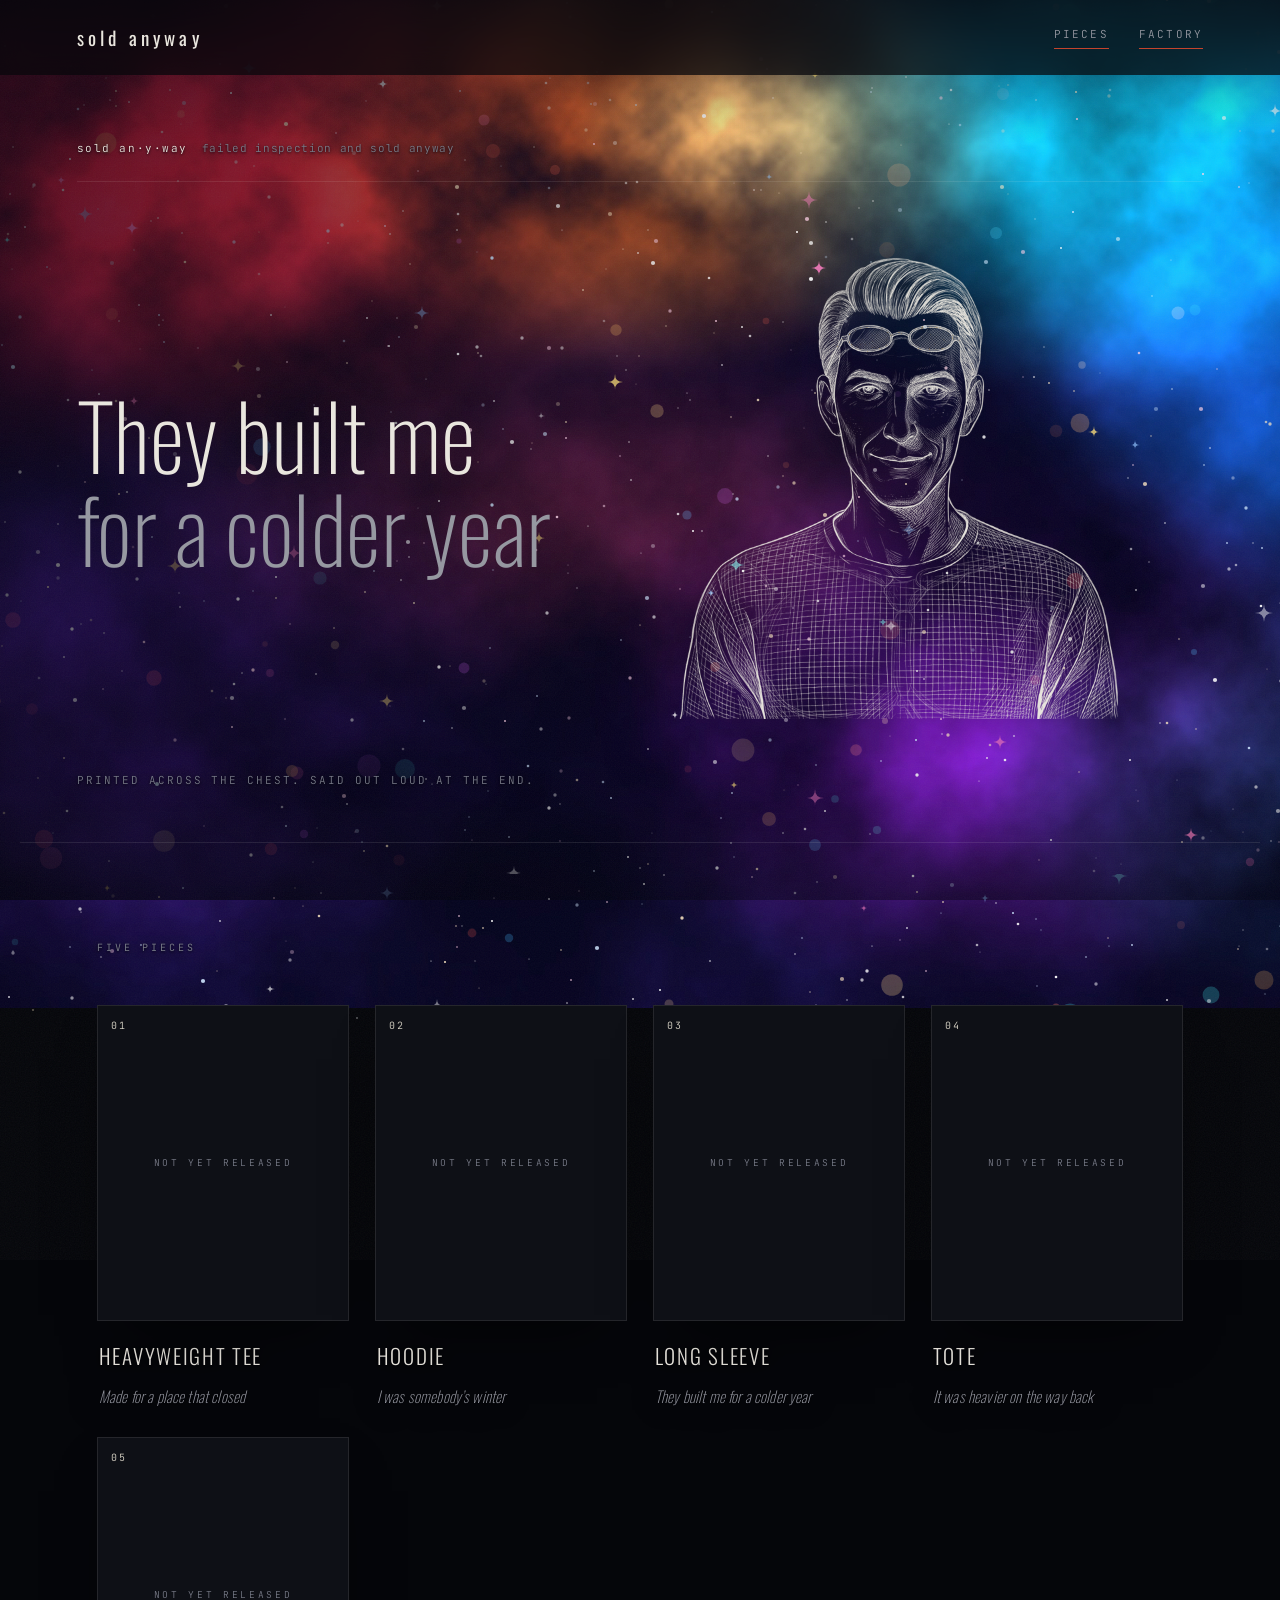
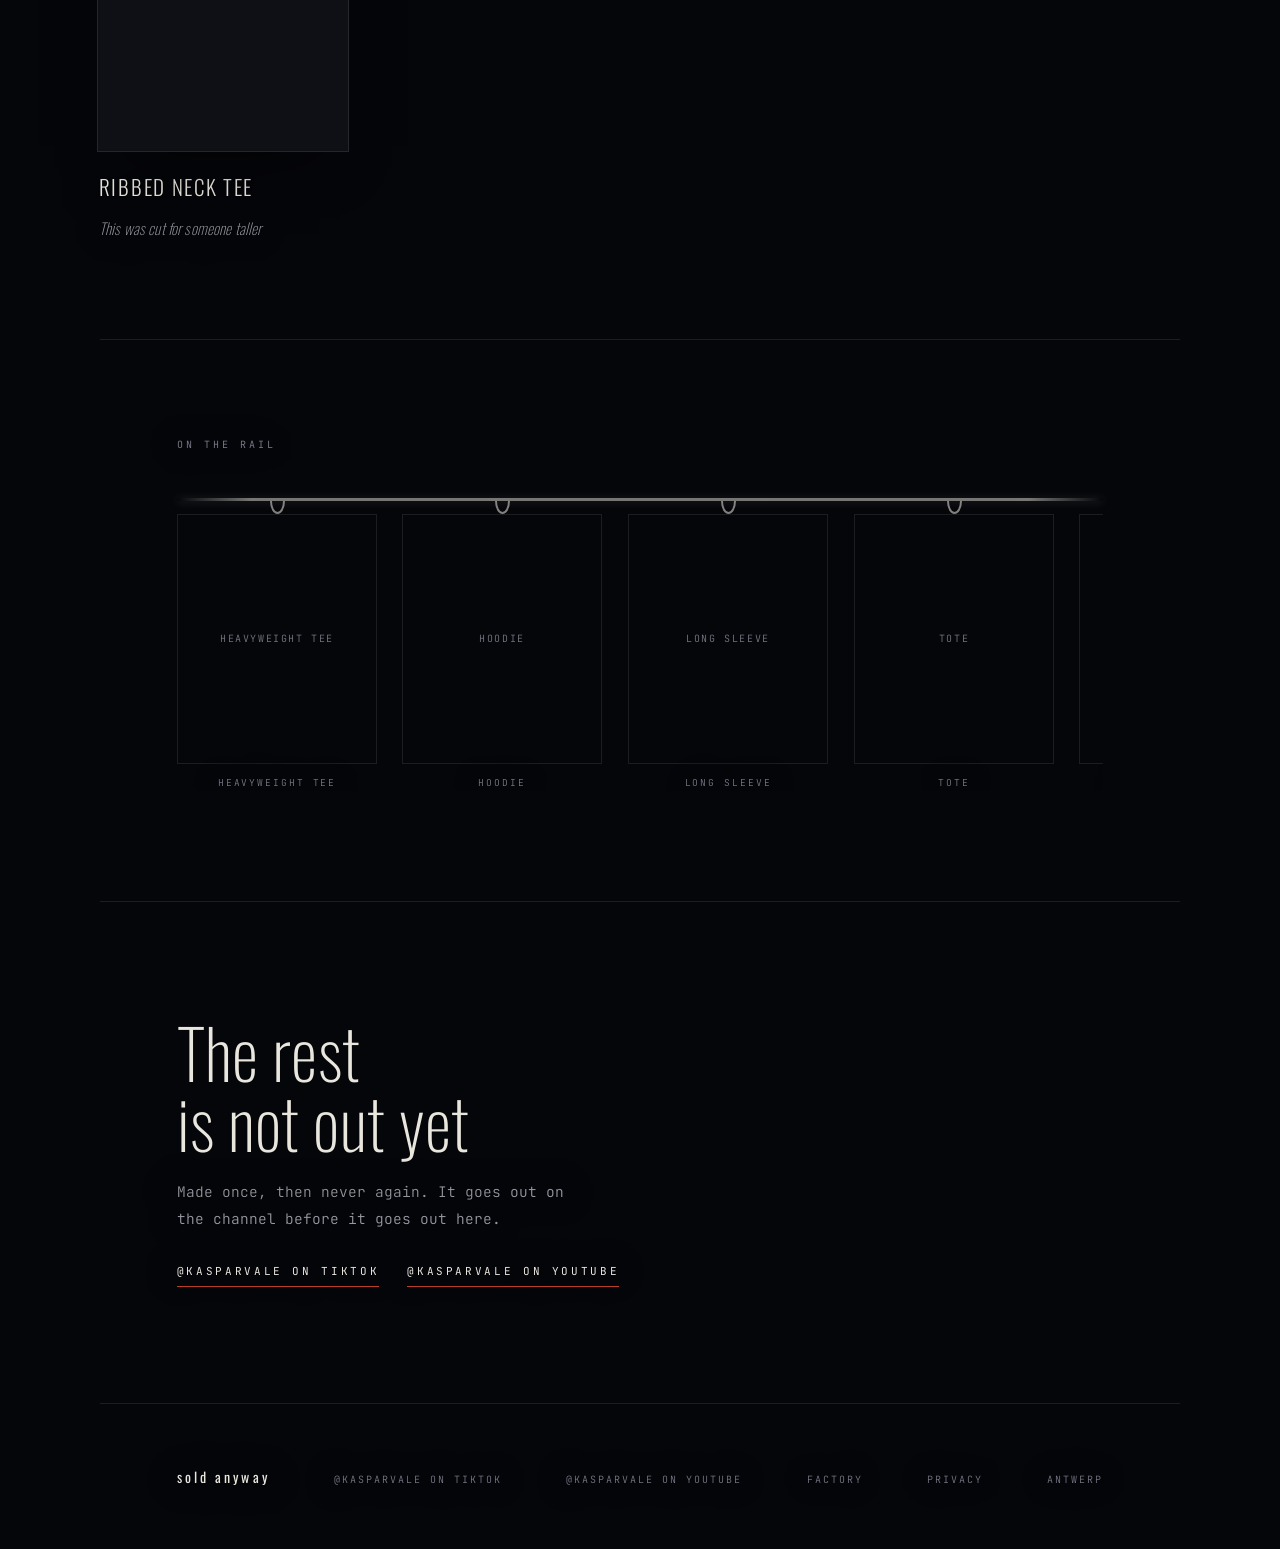
<file: index.html>
<!DOCTYPE html>
<html lang="en">
<head>
<meta charset="UTF-8">
<meta name="viewport" content="width=device-width, initial-scale=1.0">
<title>sold anyway</title>
<meta name="description" content="They built me for a colder year. Six pieces.">
<link rel="icon" href="assets/favicon-32.png" sizes="32x32" type="image/png">
<link rel="icon" href="assets/favicon-16.png" sizes="16x16" type="image/png">
<link rel="icon" href="assets/favicon-512.png" sizes="512x512" type="image/png">
<link rel="apple-touch-icon" href="assets/apple-touch-icon.png">
<meta property="og:title" content="sold anyway">
<meta property="og:description" content="They built me for a colder year. Six pieces.">
<meta property="og:type" content="website">
<meta property="og:image" content="https://nicolasshamim.github.io/BlueTalk/og.png">
<meta name="twitter:card" content="summary_large_image">
<link rel="preconnect" href="https://fonts.googleapis.com">
<link rel="preconnect" href="https://fonts.gstatic.com" crossorigin>
<link href="https://fonts.googleapis.com/css2?family=Oswald:wght@200;300;400&family=JetBrains+Mono:wght@300;400&display=swap" rel="stylesheet">
<link rel="stylesheet" href="styles.css">
</head>
<body>

<div class="sky" aria-hidden="true"></div>
<div class="stars" aria-hidden="true"></div>
<div class="bokeh" aria-hidden="true"></div>
<div class="sparkle" aria-hidden="true"></div>
<div class="scrim" aria-hidden="true"></div>
<div class="haze" aria-hidden="true"></div>

<nav id="nav">
  <a href="#top" class="wordmark">sold anyway</a>
  <div class="nav-right">
    <a href="#pieces" class="nav-link">Pieces</a>
    <a href="factory.html" class="nav-link">Factory</a>
    <button type="button" class="cart-btn" id="cartBtn" aria-haspopup="dialog" hidden>
      Cart <span class="cart-n" id="cartN">0</span>
    </button>
  </div>
</nav>

<header id="top" class="hero">
  <p class="define">
    <span>sold an&middot;y&middot;way</span>
    <em>failed inspection and sold anyway</em>
  </p>

  <div class="hero-row">
    <h1 class="line">
      <span>They built me</span>
      <span>for a colder year</span>
    </h1>

    <div class="kaspar" aria-hidden="true">
      <img src="assets/kaspar-serious.png" alt="" class="kaspar-serious">
      <img src="assets/kaspar-grin.png" alt="" class="kaspar-grin">
    </div>
  </div>

  <p class="hero-foot">Printed across the chest. Said out loud at the end.</p>
</header>

<main>

<section class="pieces" id="pieces">
  <h2 class="label" id="pieceCount">Five pieces</h2>
  <ul class="list" id="piecesList"></ul>
</section>

<section class="rack" id="rack">
  <h2 class="label">On the rail</h2>
  <div class="rail" aria-hidden="true"></div>
  <ul class="hangers" id="rackList"></ul>
</section>

<section class="join" id="more">
  <h2 class="line line-sm">The rest<br>is not out yet</h2>
  <p class="join-copy">Made once, then never again. It goes out on the channel before it goes out here.</p>
  <div class="join-links">
    <a class="join-link" href="https://www.tiktok.com/@kasparvale"
       target="_blank" rel="noopener">@kasparvale on TikTok</a>
    <a class="join-link" href="https://www.youtube.com/@kasparvale"
       target="_blank" rel="noopener">@kasparvale on YouTube</a>
  </div>
</section>

</main>

<footer>
  <span class="wordmark wordmark-sm">sold anyway</span>
  <a href="https://www.tiktok.com/@kasparvale" class="dim"
     target="_blank" rel="noopener">@kasparvale on TikTok</a>
  <a href="https://www.youtube.com/@kasparvale" class="dim"
     target="_blank" rel="noopener">@kasparvale on YouTube</a>
  <a href="factory.html" class="dim">Factory</a>
  <a href="privacy.html" class="dim">Privacy</a>
  <span class="dim">Antwerp</span>
</footer>

<!-- VIEWER -->
<div class="viewer" id="viewer" hidden aria-hidden="true">
  <button type="button" class="viewer-close" id="viewerClose" aria-label="Close">&times;</button>

  <div class="viewer-stage">
    <div class="viewer-clip" id="viewerClip">
      <div class="viewer-lens" id="viewerLens">
        <img id="viewerFront" alt="">
        <img id="viewerBack" alt="">
      </div>
    </div>
  </div>

  <div class="viewer-bar">
    <div class="faces" role="group" aria-label="Which side">
      <button type="button" class="face" data-face="front" aria-pressed="true">Front</button>
      <button type="button" class="face" data-face="back" aria-pressed="false">Back</button>
    </div>
    <div class="viewer-colours" id="viewerColours" role="group" aria-label="Colour"></div>
    <button type="button" class="zoom" id="viewerZoom" aria-pressed="false">Zoom in</button>
    <button type="button" class="holo" id="viewerHolo" aria-pressed="false">Hologram</button>
  </div>

  <div class="viewer-cap"><span id="viewerName"></span><em id="viewerLine"></em></div>
</div>

<!-- CART -->
<div class="drawer-scrim" id="drawerScrim" hidden></div>
<aside class="drawer" id="drawer" role="dialog" aria-modal="true" aria-labelledby="drawerTitle" hidden>
  <div class="drawer-head">
    <h2 id="drawerTitle" class="label">Cart</h2>
    <button type="button" class="drawer-close" id="drawerClose" aria-label="Close cart">&times;</button>
  </div>

  <div class="drawer-body" id="drawerBody"></div>

  <div class="drawer-foot">
    <div class="drawer-total">
      <span>Total</span>
      <span id="cartTotal">&mdash;</span>
    </div>
    <p class="drawer-note">Shipping and tax are calculated at checkout.</p>
    <button type="button" class="checkout" id="checkoutBtn">Checkout</button>
    <p class="drawer-msg" id="drawerMsg" role="status" aria-live="polite"></p>
  </div>
</aside>

<script src="config.js"></script>
<script src="shop.js"></script>
<script src="script.js"></script>
</body>
</html>
</file>
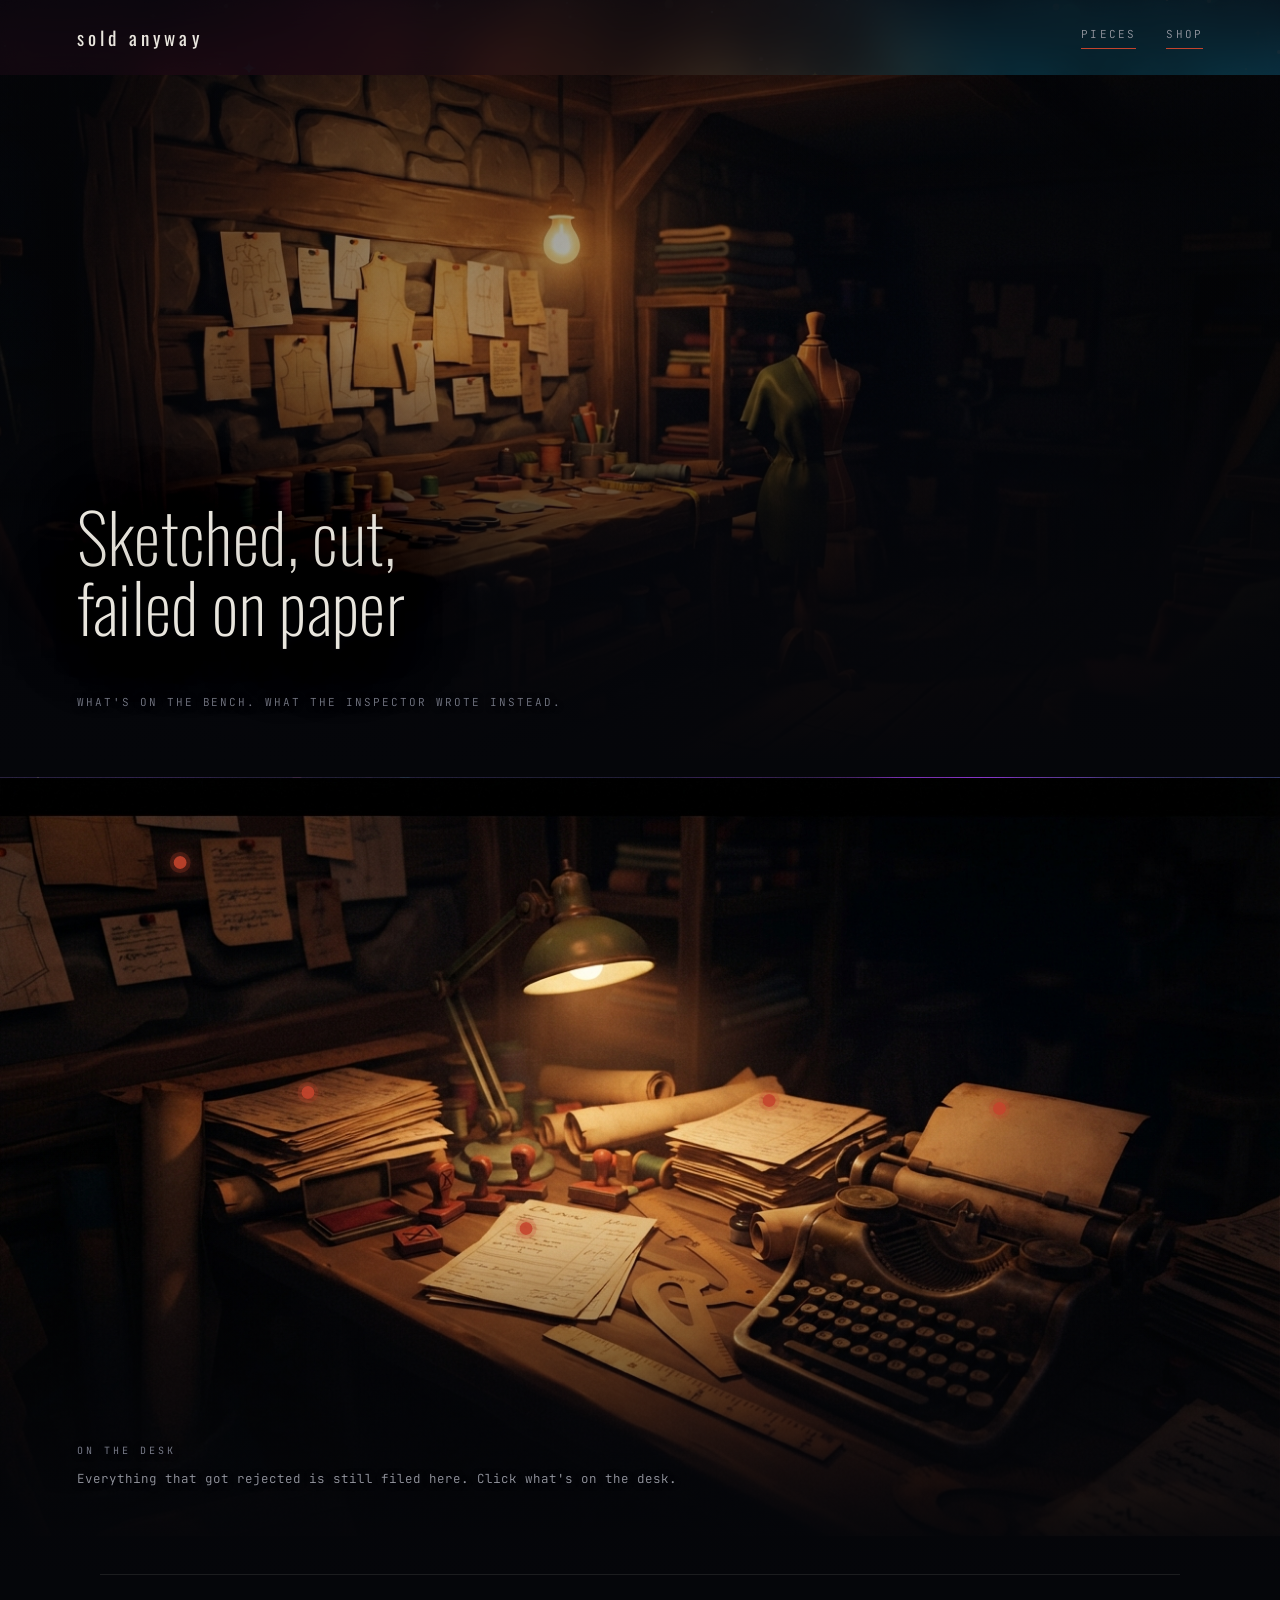
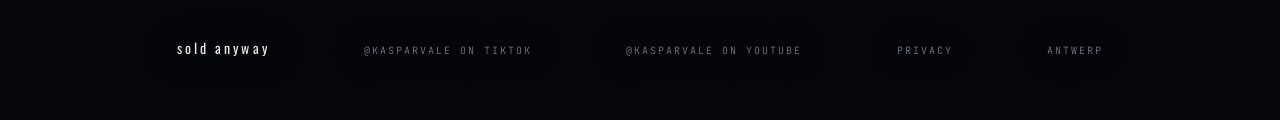
<file: factory.html>
<!DOCTYPE html>
<html lang="en">
<head>
<meta charset="UTF-8">
<meta name="viewport" content="width=device-width, initial-scale=1.0">
<title>sold anyway — the factory</title>
<meta name="description" content="Walk the workshop. Click what's on the desk to read the case file.">
<link rel="icon" href="assets/favicon-32.png" sizes="32x32" type="image/png">
<link rel="icon" href="assets/favicon-16.png" sizes="16x16" type="image/png">
<link rel="icon" href="assets/favicon-512.png" sizes="512x512" type="image/png">
<link rel="apple-touch-icon" href="assets/apple-touch-icon.png">
<meta property="og:title" content="sold anyway — the factory">
<meta property="og:description" content="Walk the workshop. Click what's on the desk to read the case file.">
<meta property="og:type" content="website">
<link rel="preconnect" href="https://fonts.googleapis.com">
<link rel="preconnect" href="https://fonts.gstatic.com" crossorigin>
<link href="https://fonts.googleapis.com/css2?family=Oswald:wght@200;300;400&family=JetBrains+Mono:wght@300;400&display=swap" rel="stylesheet">
<link rel="stylesheet" href="styles.css">
</head>
<body>

<div class="sky" aria-hidden="true"></div>
<div class="stars" aria-hidden="true"></div>
<div class="bokeh" aria-hidden="true"></div>
<div class="sparkle" aria-hidden="true"></div>
<div class="scrim" aria-hidden="true"></div>
<div class="haze" aria-hidden="true"></div>

<nav id="nav">
  <a href="index.html" class="wordmark">sold anyway</a>
  <div class="nav-right">
    <a href="index.html#pieces" class="nav-link">Pieces</a>
    <a href="index.html" class="nav-link">Shop</a>
  </div>
</nav>

<header id="top" class="factory-hero">
  <div class="factory-hero-bg" aria-hidden="true"></div>
  <div class="factory-hero-scrim" aria-hidden="true"></div>
  <div class="factory-hero-copy">
    <h1 class="line line-sm">Sketched, cut,<br>failed on paper</h1>
    <p class="hero-foot">What's on the bench. What the inspector wrote instead.</p>
  </div>
</header>

<main>

<section class="factory-scene">
  <div class="scene-frame" id="sceneFrame">
    <img src="factory/backdrop-forms-desk.png" alt="A desk covered in stamped inspection forms, a typewriter and rolled patterns" class="scene-img" id="sceneImg">
    <div class="scene-scrim" aria-hidden="true"></div>

    <div class="scene-copy">
      <p class="label">On the desk</p>
      <p class="scene-hint">Everything that got rejected is still filed here. Click what's on the desk.</p>
    </div>

    <button type="button" class="hotspot" data-nx="0.15" data-ny="0.14" data-case="long-sleeve" aria-haspopup="dialog">
      <span class="hotspot-dot"></span><span class="hotspot-label">Long Sleeve</span>
    </button>
    <button type="button" class="hotspot" data-nx="0.25" data-ny="0.43" data-case="hoodie" aria-haspopup="dialog">
      <span class="hotspot-dot"></span><span class="hotspot-label">Hoodie</span>
    </button>
    <button type="button" class="hotspot" data-nx="0.61" data-ny="0.44" data-case="heavyweight-tee" aria-haspopup="dialog">
      <span class="hotspot-dot"></span><span class="hotspot-label">Heavyweight Tee</span>
    </button>
    <button type="button" class="hotspot" data-nx="0.42" data-ny="0.60" data-case="ribbed-neck-tee" aria-haspopup="dialog">
      <span class="hotspot-dot"></span><span class="hotspot-label">Ribbed Neck Tee</span>
    </button>
    <button type="button" class="hotspot" data-nx="0.79" data-ny="0.45" data-case="tote" aria-haspopup="dialog">
      <span class="hotspot-dot"></span><span class="hotspot-label">Tote</span>
    </button>
  </div>
</section>

</main>

<div class="case-modal" id="caseModal" hidden aria-hidden="true">
  <div class="case-modal-scrim" id="caseModalScrim"></div>
  <div class="case-modal-panel" role="dialog" aria-modal="true" aria-labelledby="caseModalTitle">
    <button type="button" class="case-modal-close" id="caseModalClose" aria-label="Close">&times;</button>
    <img class="case-modal-sketch" id="caseModalSketch" alt="">
    <div class="case-modal-body">
      <div class="case-head">
        <h3 class="case-piece" id="caseModalTitle"></h3>
        <span class="case-lot" id="caseModalLot"></span>
      </div>
      <p class="case-specialist" id="caseModalSpecialist"></p>
      <p class="case-verdict"><span class="case-stamp">Failed inspection</span><span id="caseModalReason"></span></p>
      <p class="case-quote" id="caseModalQuote"></p>
      <a class="case-watch" id="caseModalWatch" target="_blank" rel="noopener" hidden>Watch the case &rarr;</a>
      <span class="case-pending" id="caseModalPending" hidden>Case pending</span>
    </div>
  </div>
</div>

<footer>
  <span class="wordmark wordmark-sm">sold anyway</span>
  <a href="https://www.tiktok.com/@kasparvale" class="dim"
     target="_blank" rel="noopener">@kasparvale on TikTok</a>
  <a href="https://www.youtube.com/@kasparvale" class="dim"
     target="_blank" rel="noopener">@kasparvale on YouTube</a>
  <a href="privacy.html" class="dim">Privacy</a>
  <span class="dim">Antwerp</span>
</footer>

<script>
const nav = document.getElementById('nav');
const onScroll = () => nav.classList.toggle('stuck', window.scrollY > 8);
onScroll();
window.addEventListener('scroll', onScroll, { passive: true });

const CASES = {
  'long-sleeve': {
    piece: 'Long Sleeve', lot: 'LOT 03 · BATCH 0041',
    sketch: 'factory/sketch-long-sleeve.png',
    specialist: '<strong>Wilfred</strong> — shirts. Forty years, and he’s never once used a machine to tie a buttonhole.',
    reason: 'Buttonhole tolerance exceeds Directive 94/EC-7, Annex C. Hand-tied closures cannot be logged as consistent.',
    quote: 'A man’s whole life’s work doesn’t stop being correct just because a form disagrees with it.',
    watch: 'https://www.tiktok.com/@kasparvale'
  },
  'hoodie': {
    piece: 'Hoodie', lot: 'LOT 07 · BATCH 0044',
    sketch: 'factory/sketch-hoodie.png',
    specialist: '<strong>Bertram</strong> — wool fuller. Forty years, and he’s never once used a machine to do it.',
    reason: 'Fabric-safety form has no field for untreated wool. A chemical that was never used cannot be certified absent.',
    quote: 'A fabric doesn’t need a chemical to prove it’s safe. It needed one four hundred years before the form did.',
    watch: 'https://www.tiktok.com/@kasparvale'
  },
  'heavyweight-tee': {
    piece: 'Heavyweight Tee', lot: 'LOT 12 · BATCH 0040',
    sketch: 'factory/sketch-heavyweight-tee.png',
    specialist: '<strong>Corwin</strong> — loom-minder. Thirty-one years on the same shuttle loom, the one the mill never replaced.',
    reason: 'Fabric weight was logged by hand before the mill’s line shut down. No digital lot record, so origin can’t be certified.',
    quote: 'The loom didn’t stop being right the day the mill stopped being open.',
    watch: null
  },
  'ribbed-neck-tee': {
    piece: 'Ribbed Neck Tee', lot: 'LOT 09 · BATCH 0038',
    sketch: 'factory/sketch-ribbed-neck-tee.png',
    specialist: '<strong>Osric</strong> — pattern cutter. Cuts every piece by hand, to how the body actually sits, not how the chart says it should.',
    reason: 'Garment dimensions deviate from the printed size chart by a hand-cutter’s tolerance. Non-conforming, regardless of fit.',
    quote: 'The chart describes an average body. Osric was cutting for yours.',
    watch: null
  },
  'tote': {
    piece: 'Tote', lot: 'LOT 05 · BATCH 0037',
    sketch: 'factory/sketch-tote.png',
    specialist: '<strong>Hollis</strong> — canvas waxer. Twenty-six years hand-rubbing the same beeswax blend into raw canvas.',
    reason: 'Waterproofing agent isn’t listed in the approved solvent registry. Beeswax and tallow are not on file.',
    quote: 'The registry has a box for chemicals. It has never had one for bees.',
    watch: null
  }
};

const modal = document.getElementById('caseModal');
let lastFocus = null;

function openCase(id){
  const c = CASES[id];
  if (!c) return;
  lastFocus = document.activeElement;

  document.getElementById('caseModalSketch').src = c.sketch;
  document.getElementById('caseModalSketch').alt = 'Pattern sketch of the ' + c.piece;
  document.getElementById('caseModalTitle').textContent = c.piece;
  document.getElementById('caseModalLot').textContent = c.lot;
  document.getElementById('caseModalSpecialist').innerHTML = c.specialist;
  document.getElementById('caseModalReason').textContent = c.reason;
  document.getElementById('caseModalQuote').textContent = c.quote;

  const watch = document.getElementById('caseModalWatch');
  const pending = document.getElementById('caseModalPending');
  if (c.watch) { watch.href = c.watch; watch.hidden = false; pending.hidden = true; }
  else { watch.hidden = true; pending.hidden = false; }

  modal.hidden = false;
  modal.setAttribute('aria-hidden', 'false');
  document.body.style.overflow = 'hidden';
  requestAnimationFrame(() => modal.classList.add('open'));
  document.getElementById('caseModalClose').focus();
}

function closeCase(){
  if (modal.hidden) return;
  modal.classList.remove('open');
  document.body.style.overflow = '';
  setTimeout(() => { modal.hidden = true; modal.setAttribute('aria-hidden', 'true'); }, 300);
  if (lastFocus) lastFocus.focus();
}

document.querySelectorAll('.hotspot').forEach(btn => {
  btn.addEventListener('click', () => openCase(btn.dataset.case));
});
document.getElementById('caseModalClose').addEventListener('click', closeCase);
document.getElementById('caseModalScrim').addEventListener('click', closeCase);
document.addEventListener('keydown', e => {
  if (e.key === 'Escape' && !modal.hidden) closeCase();
});

/* Full-bleed and immersive, but a portrait phone is nothing like this
   landscape photo's own shape — filling the whole viewport height
   there would crop most of the width away and carry two or three
   hotspots off-frame with it. So the frame's height is set from its
   width (never crops sideways, only ever top/bottom), capped at the
   viewport height on wide/short windows. Each hotspot stores where it
   sits on the *image itself* (0-1 of the native 1312x816) and this
   works out the matching pixel inside that render, then clamps it a
   little short of the edge as a last-resort guarantee it never ends
   up outside the visible, clickable frame. */
const NATIVE_W = 1312, NATIVE_H = 816;
const HOTSPOT_PAD = 28;
const sceneFrame = document.getElementById('sceneFrame');
const hotspots = [...document.querySelectorAll('.hotspot')];

function layoutScene(){
  const w = sceneFrame.clientWidth;
  if (!w) return;
  sceneFrame.style.height = Math.min(w * (NATIVE_H / NATIVE_W), window.innerHeight) + 'px';

  const cw = sceneFrame.clientWidth, ch = sceneFrame.clientHeight;
  const scale = Math.max(cw / NATIVE_W, ch / NATIVE_H);
  const rw = NATIVE_W * scale, rh = NATIVE_H * scale;
  const ox = (cw - rw) / 2, oy = (ch - rh) / 2;

  hotspots.forEach(btn => {
    const x = ox + parseFloat(btn.dataset.nx) * rw;
    const y = oy + parseFloat(btn.dataset.ny) * rh;
    btn.style.left = Math.min(Math.max(x, HOTSPOT_PAD), cw - HOTSPOT_PAD) + 'px';
    btn.style.top  = Math.min(Math.max(y, HOTSPOT_PAD), ch - HOTSPOT_PAD) + 'px';
  });
}
layoutScene();
new ResizeObserver(layoutScene).observe(sceneFrame);
window.addEventListener('resize', layoutScene);
document.getElementById('sceneImg').addEventListener('load', layoutScene);
</script>
</body>
</html>
</file>
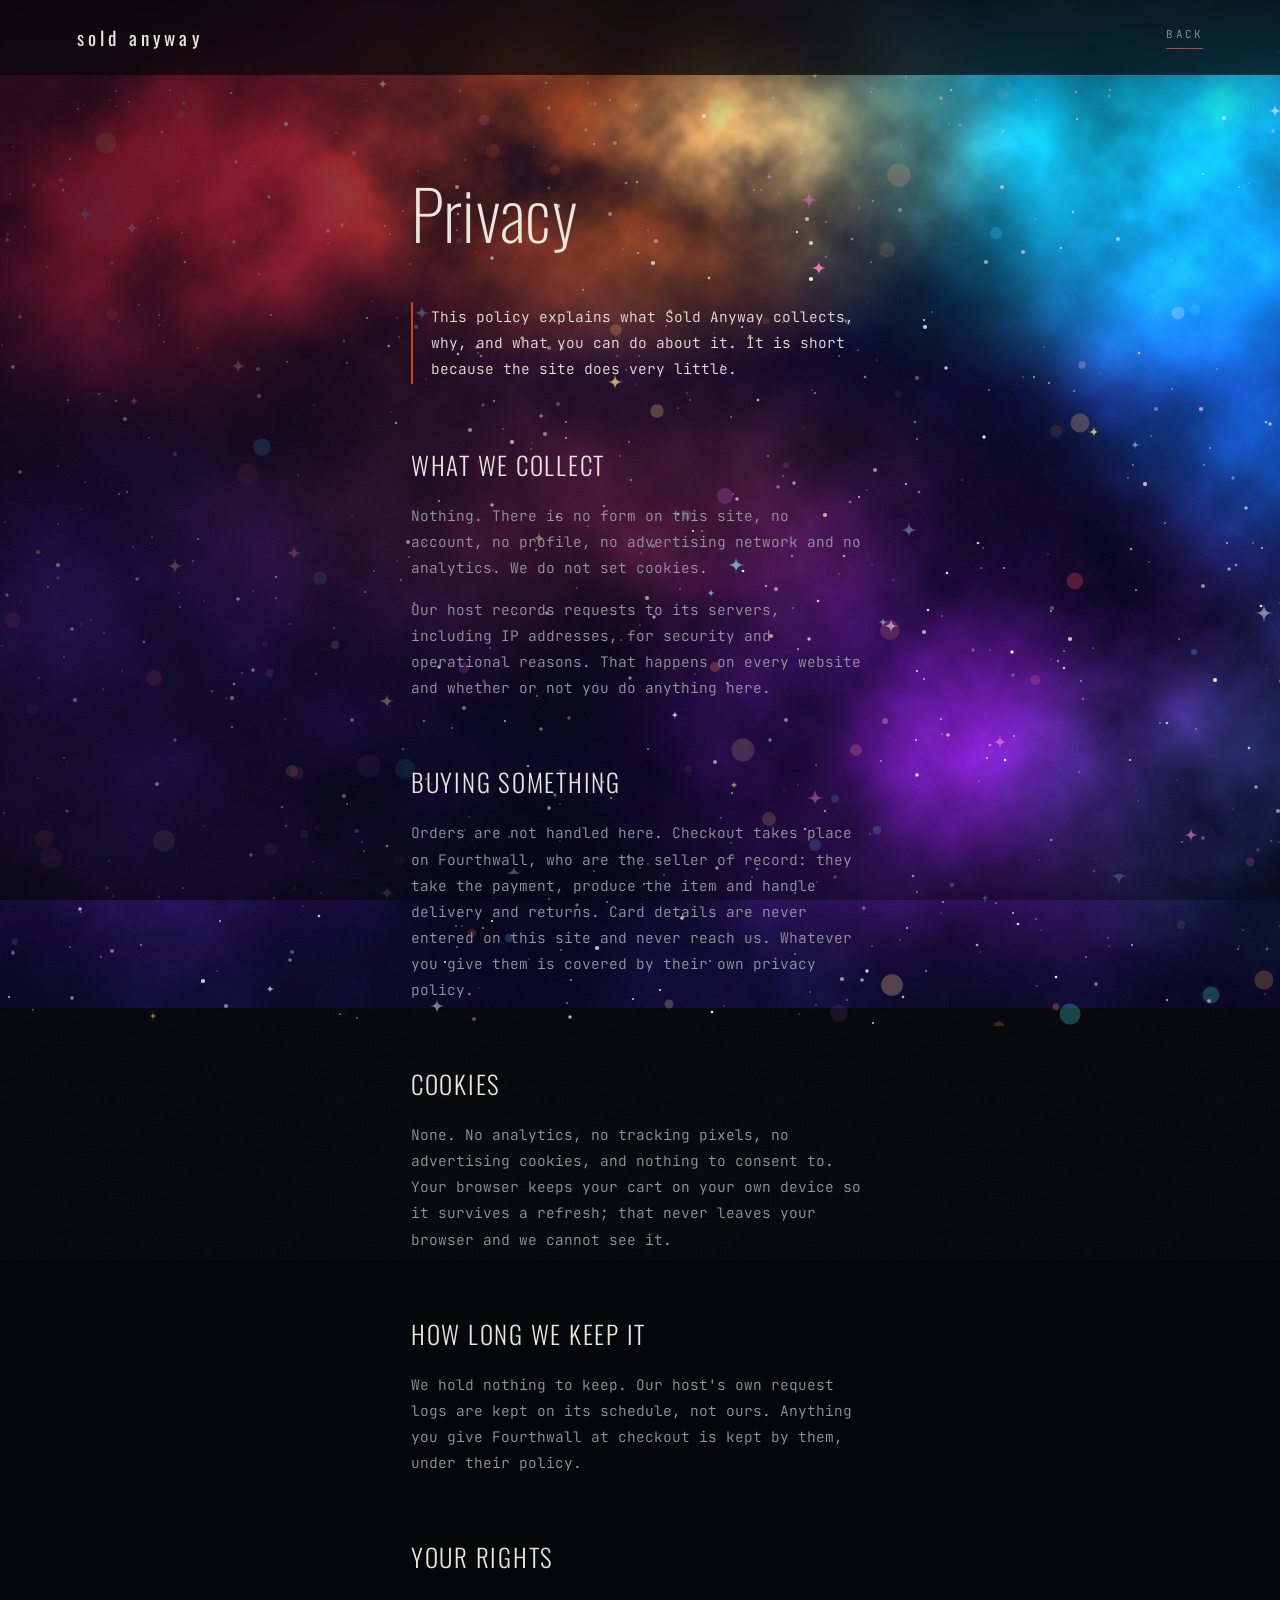
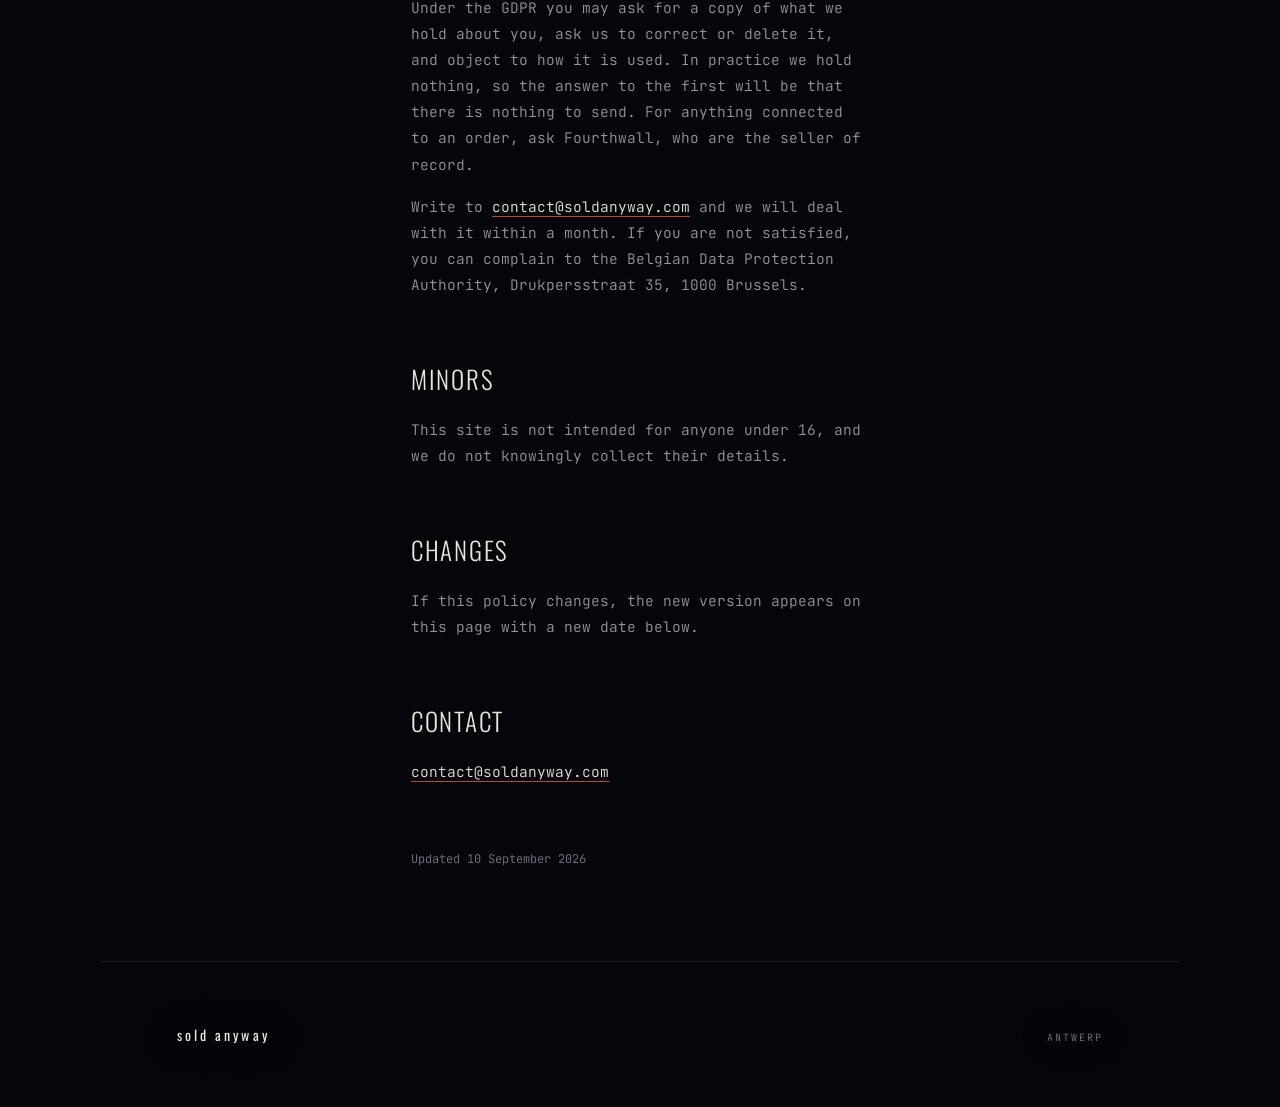
<file: privacy.html>
<!DOCTYPE html>
<html lang="en">
<head>
<meta charset="UTF-8">
<meta name="viewport" content="width=device-width, initial-scale=1.0">
<title>sold anyway — privacy</title>
<link rel="icon" href="favicon.svg" type="image/svg+xml">
<link rel="preconnect" href="https://fonts.googleapis.com">
<link rel="preconnect" href="https://fonts.gstatic.com" crossorigin>
<link href="https://fonts.googleapis.com/css2?family=Oswald:wght@200;300;400&family=JetBrains+Mono:wght@300;400&display=swap" rel="stylesheet">
<link rel="stylesheet" href="styles.css">
</head>
<body>

<div class="sky" aria-hidden="true"></div>
<div class="stars" aria-hidden="true"></div>
<div class="bokeh" aria-hidden="true"></div>
<div class="sparkle" aria-hidden="true"></div>
<div class="scrim" aria-hidden="true"></div>
<div class="haze" aria-hidden="true"></div>

<nav id="nav">
  <a href="index.html" class="wordmark">sold anyway</a>
  <a href="index.html" class="nav-link">Back</a>
</nav>

<main class="prose">
  <h1 class="line line-sm">Privacy</h1>

  <p class="intro">
    This policy explains what Sold Anyway collects, why, and what you can do about it.
    It is short because the site does very little.
  </p>

  <h2>What we collect</h2>
  <p>
    Nothing. There is no form on this site, no account, no profile, no advertising
    network and no analytics. We do not set cookies.
  </p>
  <p>
    Our host records requests to its servers, including IP addresses, for security and
    operational reasons. That happens on every website and whether or not you do
    anything here.
  </p>

  <h2>Buying something</h2>
  <p>
    Orders are not handled here. Checkout takes place on Fourthwall, who are the seller of
    record: they take the payment, produce the item and handle delivery and returns. Card
    details are never entered on this site and never reach us. Whatever you give them is
    covered by their own privacy policy.
  </p>

  <h2>Cookies</h2>
  <p>
    None. No analytics, no tracking pixels, no advertising cookies, and nothing to consent
    to. Your browser keeps your cart on your own device so it survives a refresh; that never
    leaves your browser and we cannot see it.
  </p>

  <h2>How long we keep it</h2>
  <p>
    We hold nothing to keep. Our host's own request logs are kept on its schedule, not
    ours. Anything you give Fourthwall at checkout is kept by them, under their policy.
  </p>

  <h2>Your rights</h2>
  <p>
    Under the GDPR you may ask for a copy of what we hold about you, ask us to correct or
    delete it, and object to how it is used. In practice we hold nothing, so the answer to
    the first will be that there is nothing to send. For anything connected to an order,
    ask Fourthwall, who are the seller of record.
  </p>
  <p>
    Write to <a href="mailto:contact@soldanyway.com">contact@soldanyway.com</a> and we will
    deal with it within a month. If you are not satisfied, you can complain to the Belgian
    Data Protection Authority, Drukpersstraat 35, 1000 Brussels.
  </p>

  <h2>Minors</h2>
  <p>This site is not intended for anyone under 16, and we do not knowingly collect their details.</p>

  <h2>Changes</h2>
  <p>
    If this policy changes, the new version appears on this page with a new date below.
  </p>

  <h2>Contact</h2>
  <p>
    <a href="mailto:contact@soldanyway.com">contact@soldanyway.com</a>
  </p>

  <p class="updated">Updated 10 September 2026</p>
</main>

<footer>
  <span class="wordmark wordmark-sm">sold anyway</span>
  <span class="dim">Antwerp</span>
</footer>

</body>
</html>
</file>
<file: styles.css>
/* ============================================================
   SOLD ANYWAY
   Committed dark. Bone on charcoal, one oxide red.
   Every colour is painted explicitly — the page never borrows
   a ground from the host.
   ============================================================ */

:root{
  --ink:    #05060A;
  --ink-2:  #0E1016;
  --bone:   #E9E6DE;
  --ash:    #9698A1;
  --dim:    #767986;
  --rule:   rgba(233,230,222,.10);
  --red:    #C4442D;

  --f-disp: 'Oswald', 'Archivo Narrow', 'Arial Narrow', sans-serif;
  --f-mono: 'JetBrains Mono', ui-monospace, Menlo, monospace;

  --pad:  clamp(22px, 6vw, 84px);
  --maxw: 1080px;
}

*,*::before,*::after{ box-sizing:border-box; }

html{ scroll-behavior:smooth; overflow-x:hidden; overscroll-behavior:none; }
@media (prefers-reduced-motion:reduce){ html{ scroll-behavior:auto; } }

body{
  margin:0;
  background:var(--ink);
  position:relative;
  overscroll-behavior:none;
  color:var(--bone);
  font-family:var(--f-mono);
  font-weight:300;
  font-size:14.5px;
  line-height:1.8;
  -webkit-font-smoothing:antialiased;
}

a{ color:inherit; text-decoration:none; }
p{ margin:0; }

.sr-only{
  position:absolute; width:1px; height:1px; padding:0; margin:-1px;
  overflow:hidden; clip:rect(0 0 0 0); white-space:nowrap; border:0;
}
:focus-visible{ outline:1px solid var(--red); outline-offset:4px; }

.label{
  font-family:var(--f-mono); font-weight:400; font-size:10px;
  letter-spacing:.3em; text-transform:uppercase; color:var(--dim);
  margin:0;
}
.dim{ color:var(--dim); }

/* --- ambient ------------------------------------------------- */
/* Built the way the reference is: a rendered nebula carrying the colour
   and the cloud structure, a dense star field over it, then bokeh discs
   and four-point glints on top. All fixed, so the page travels through
   it, and all drifting so it never sits still.
   assets/sky.jpg is generated — see the note at the end of this file. */
.sky{
  position:fixed; inset:-12%; z-index:0; pointer-events:none;
  background:#06051A url("assets/sky.jpg") center/cover no-repeat;
  animation:drift 78s ease-in-out infinite alternate;
}
.stars{
  position:fixed; inset:-14%; z-index:0; pointer-events:none;
  background-image:url("data:image/svg+xml,<svg xmlns='http://www.w3.org/2000/svg' width='1600' height='1000'><circle cx='724' cy='560' r='2.1' fill='%23CFE6FF' opacity='0.66'/><circle cx='940' cy='185' r='2.1' fill='%23FFD2E8' opacity='0.73'/><circle cx='298' cy='447' r='0.8' fill='%23fff' opacity='0.68'/><circle cx='1425' cy='634' r='1.7' fill='%23CFE6FF' opacity='0.76'/><circle cx='985' cy='157' r='0.6' fill='%23FFE9C4' opacity='0.34'/><circle cx='57' cy='880' r='0.6' fill='%23CFE6FF' opacity='0.53'/><circle cx='946' cy='195' r='1.0' fill='%23FFD2E8' opacity='0.51'/><circle cx='7' cy='85' r='1.0' fill='%23CFE6FF' opacity='1.00'/><circle cx='1593' cy='840' r='1.0' fill='%23fff' opacity='0.83'/><circle cx='821' cy='30' r='0.7' fill='%23CFE6FF' opacity='0.38'/><circle cx='465' cy='67' r='0.6' fill='%23FFD2E8' opacity='0.30'/><circle cx='336' cy='910' r='2.1' fill='%23CFE6FF' opacity='0.99'/><circle cx='636' cy='73' r='1.0' fill='%23FFD2E8' opacity='0.49'/><circle cx='139' cy='333' r='1.7' fill='%23fff' opacity='0.39'/><circle cx='1131' cy='11' r='2.1' fill='%23CFE6FF' opacity='0.42'/><circle cx='895' cy='447' r='1.0' fill='%23FFD2E8' opacity='0.84'/><circle cx='671' cy='384' r='1.7' fill='%23CFE6FF' opacity='0.99'/><circle cx='1' cy='864' r='1.0' fill='%23fff' opacity='0.45'/><circle cx='631' cy='854' r='0.7' fill='%23fff' opacity='0.99'/><circle cx='341' cy='258' r='1.3' fill='%23fff' opacity='0.57'/><circle cx='119' cy='209' r='1.0' fill='%23fff' opacity='0.72'/><circle cx='595' cy='453' r='2.1' fill='%23FFE9C4' opacity='0.40'/><circle cx='618' cy='627' r='1.0' fill='%23fff' opacity='0.87'/><circle cx='399' cy='190' r='1.0' fill='%23FFD2E8' opacity='0.97'/><circle cx='1412' cy='604' r='1.7' fill='%23fff' opacity='0.37'/><circle cx='62' cy='963' r='1.0' fill='%23FFD2E8' opacity='0.79'/><circle cx='411' cy='824' r='2.1' fill='%23fff' opacity='0.66'/><circle cx='1487' cy='977' r='0.8' fill='%23fff' opacity='0.64'/><circle cx='1046' cy='616' r='0.7' fill='%23fff' opacity='0.45'/><circle cx='1464' cy='749' r='0.7' fill='%23fff' opacity='0.59'/><circle cx='399' cy='47' r='1.0' fill='%23fff' opacity='0.67'/><circle cx='1557' cy='92' r='0.8' fill='%23CFE6FF' opacity='0.99'/><circle cx='1051' cy='691' r='0.8' fill='%23FFE9C4' opacity='0.32'/><circle cx='29' cy='910' r='1.0' fill='%23fff' opacity='0.31'/><circle cx='1018' cy='482' r='1.0' fill='%23fff' opacity='0.40'/><circle cx='116' cy='453' r='1.3' fill='%23FFD2E8' opacity='0.33'/><circle cx='1498' cy='737' r='0.8' fill='%23fff' opacity='0.55'/><circle cx='1096' cy='901' r='1.7' fill='%23fff' opacity='0.90'/><circle cx='916' cy='625' r='1.7' fill='%23CFE6FF' opacity='0.71'/><circle cx='974' cy='80' r='0.7' fill='%23fff' opacity='0.92'/><circle cx='1165' cy='388' r='2.1' fill='%23CFE6FF' opacity='0.62'/><circle cx='866' cy='519' r='0.6' fill='%23fff' opacity='0.72'/><circle cx='770' cy='230' r='0.7' fill='%23CFE6FF' opacity='0.85'/><circle cx='1056' cy='486' r='0.6' fill='%23fff' opacity='0.51'/><circle cx='1085' cy='203' r='0.8' fill='%23fff' opacity='0.76'/><circle cx='707' cy='892' r='1.3' fill='%23CFE6FF' opacity='0.77'/><circle cx='318' cy='431' r='1.0' fill='%23fff' opacity='0.57'/><circle cx='933' cy='316' r='0.8' fill='%23fff' opacity='0.65'/><circle cx='1339' cy='849' r='0.7' fill='%23fff' opacity='0.88'/><circle cx='181' cy='471' r='1.0' fill='%23CFE6FF' opacity='0.57'/><circle cx='832' cy='672' r='2.1' fill='%23fff' opacity='0.35'/><circle cx='50' cy='873' r='0.6' fill='%23FFD2E8' opacity='0.80'/><circle cx='913' cy='309' r='0.6' fill='%23FFD2E8' opacity='0.40'/><circle cx='728' cy='25' r='1.0' fill='%23fff' opacity='0.85'/><circle cx='1275' cy='984' r='0.7' fill='%23CFE6FF' opacity='0.38'/><circle cx='857' cy='640' r='1.3' fill='%23fff' opacity='0.78'/><circle cx='319' cy='475' r='0.8' fill='%23FFD2E8' opacity='0.31'/><circle cx='756' cy='714' r='0.8' fill='%23fff' opacity='0.49'/><circle cx='553' cy='697' r='0.8' fill='%23CFE6FF' opacity='0.89'/><circle cx='1120' cy='224' r='1.7' fill='%23FFD2E8' opacity='0.57'/><circle cx='721' cy='197' r='0.6' fill='%23CFE6FF' opacity='0.69'/><circle cx='1044' cy='503' r='1.3' fill='%23CFE6FF' opacity='0.53'/><circle cx='1572' cy='99' r='0.7' fill='%23fff' opacity='0.47'/><circle cx='624' cy='88' r='1.0' fill='%23FFE9C4' opacity='0.98'/><circle cx='1492' cy='262' r='0.6' fill='%23fff' opacity='0.65'/><circle cx='59' cy='342' r='1.7' fill='%23fff' opacity='0.64'/><circle cx='45' cy='809' r='0.7' fill='%23CFE6FF' opacity='0.86'/><circle cx='277' cy='335' r='0.8' fill='%23CFE6FF' opacity='0.40'/><circle cx='826' cy='724' r='2.1' fill='%23CFE6FF' opacity='0.71'/><circle cx='1103' cy='758' r='2.1' fill='%23FFE9C4' opacity='0.69'/><circle cx='1330' cy='562' r='0.8' fill='%23FFE9C4' opacity='0.66'/><circle cx='1452' cy='257' r='1.7' fill='%23FFE9C4' opacity='0.45'/><circle cx='1361' cy='968' r='1.0' fill='%23FFE9C4' opacity='0.65'/><circle cx='658' cy='114' r='0.6' fill='%23FFE9C4' opacity='0.56'/><circle cx='861' cy='44' r='1.7' fill='%23FFE9C4' opacity='0.86'/><circle cx='901' cy='491' r='0.8' fill='%23fff' opacity='0.95'/><circle cx='734' cy='921' r='1.7' fill='%23fff' opacity='0.47'/><circle cx='789' cy='340' r='2.1' fill='%23FFE9C4' opacity='0.52'/><circle cx='306' cy='618' r='1.0' fill='%23fff' opacity='0.79'/><circle cx='1564' cy='36' r='0.8' fill='%23fff' opacity='0.31'/><circle cx='455' cy='724' r='1.0' fill='%23FFE9C4' opacity='0.65'/><circle cx='799' cy='582' r='1.0' fill='%23FFD2E8' opacity='0.44'/><circle cx='849' cy='437' r='1.7' fill='%23FFD2E8' opacity='0.59'/><circle cx='847' cy='160' r='1.0' fill='%23FFD2E8' opacity='0.67'/><circle cx='349' cy='216' r='0.8' fill='%23fff' opacity='0.94'/><circle cx='1005' cy='348' r='0.8' fill='%23fff' opacity='0.72'/><circle cx='1425' cy='195' r='1.0' fill='%23fff' opacity='0.39'/><circle cx='383' cy='727' r='1.0' fill='%23CFE6FF' opacity='0.37'/><circle cx='1331' cy='422' r='0.8' fill='%23fff' opacity='0.58'/><circle cx='1096' cy='18' r='1.0' fill='%23FFE9C4' opacity='0.78'/><circle cx='1458' cy='968' r='0.7' fill='%23FFD2E8' opacity='0.65'/><circle cx='1213' cy='503' r='1.0' fill='%23fff' opacity='0.64'/><circle cx='39' cy='762' r='2.1' fill='%23fff' opacity='0.43'/><circle cx='184' cy='172' r='0.8' fill='%23fff' opacity='0.95'/><circle cx='152' cy='62' r='2.1' fill='%23fff' opacity='0.84'/><circle cx='523' cy='467' r='1.3' fill='%23CFE6FF' opacity='0.45'/><circle cx='597' cy='634' r='0.6' fill='%23fff' opacity='0.43'/><circle cx='726' cy='739' r='1.7' fill='%23fff' opacity='0.72'/><circle cx='152' cy='792' r='1.3' fill='%23fff' opacity='0.86'/><circle cx='1127' cy='861' r='1.7' fill='%23FFE9C4' opacity='0.72'/><circle cx='807' cy='983' r='1.0' fill='%23fff' opacity='0.94'/><circle cx='1191' cy='778' r='1.7' fill='%23fff' opacity='0.93'/><circle cx='1408' cy='695' r='1.7' fill='%23fff' opacity='0.58'/><circle cx='1156' cy='71' r='1.3' fill='%23fff' opacity='0.63'/><circle cx='17' cy='356' r='0.6' fill='%23fff' opacity='0.49'/><circle cx='1538' cy='299' r='1.0' fill='%23FFD2E8' opacity='0.58'/><circle cx='291' cy='77' r='2.1' fill='%23FFD2E8' opacity='0.45'/><circle cx='191' cy='395' r='0.6' fill='%23fff' opacity='0.73'/><circle cx='1182' cy='257' r='1.7' fill='%23FFE9C4' opacity='0.34'/><circle cx='313' cy='376' r='0.7' fill='%23fff' opacity='0.48'/><circle cx='1449' cy='550' r='1.7' fill='%23FFE9C4' opacity='0.70'/><circle cx='1592' cy='638' r='0.7' fill='%23FFE9C4' opacity='0.72'/><circle cx='1215' cy='45' r='0.8' fill='%23CFE6FF' opacity='0.63'/><circle cx='271' cy='496' r='0.6' fill='%23CFE6FF' opacity='0.96'/><circle cx='673' cy='527' r='1.0' fill='%23fff' opacity='0.67'/><circle cx='773' cy='270' r='1.0' fill='%23FFD2E8' opacity='0.80'/><circle cx='474' cy='14' r='1.0' fill='%23FFE9C4' opacity='0.33'/><circle cx='251' cy='755' r='1.7' fill='%23fff' opacity='0.93'/><circle cx='1197' cy='50' r='1.3' fill='%23fff' opacity='0.86'/><circle cx='358' cy='719' r='1.0' fill='%23fff' opacity='0.33'/><circle cx='158' cy='810' r='2.1' fill='%23fff' opacity='0.99'/><circle cx='1307' cy='604' r='0.7' fill='%23fff' opacity='0.74'/><circle cx='729' cy='204' r='0.6' fill='%23fff' opacity='0.67'/><circle cx='199' cy='443' r='1.7' fill='%23CFE6FF' opacity='0.72'/><circle cx='1023' cy='682' r='1.3' fill='%23FFD2E8' opacity='0.67'/><circle cx='1596' cy='953' r='0.8' fill='%23fff' opacity='0.64'/><circle cx='805' cy='309' r='1.3' fill='%23fff' opacity='0.49'/><circle cx='1096' cy='565' r='1.0' fill='%23FFD2E8' opacity='0.50'/><circle cx='383' cy='952' r='1.0' fill='%23FFD2E8' opacity='0.33'/><circle cx='97' cy='271' r='1.7' fill='%23fff' opacity='0.74'/><circle cx='164' cy='542' r='0.7' fill='%23fff' opacity='0.94'/><circle cx='257' cy='235' r='1.3' fill='%23CFE6FF' opacity='0.63'/><circle cx='337' cy='344' r='0.8' fill='%23fff' opacity='0.86'/><circle cx='716' cy='822' r='1.0' fill='%23CFE6FF' opacity='0.60'/><circle cx='413' cy='810' r='1.3' fill='%23fff' opacity='0.76'/><circle cx='1583' cy='325' r='0.8' fill='%23CFE6FF' opacity='0.76'/><circle cx='929' cy='462' r='1.3' fill='%23fff' opacity='0.68'/><circle cx='691' cy='568' r='2.1' fill='%23fff' opacity='0.88'/><circle cx='15' cy='310' r='0.7' fill='%23FFD2E8' opacity='0.51'/><circle cx='1160' cy='694' r='1.0' fill='%23fff' opacity='0.45'/><circle cx='1052' cy='327' r='0.7' fill='%23fff' opacity='0.80'/><circle cx='911' cy='919' r='1.0' fill='%23CFE6FF' opacity='0.67'/><circle cx='1588' cy='458' r='1.0' fill='%23CFE6FF' opacity='0.98'/><circle cx='1168' cy='516' r='0.7' fill='%23fff' opacity='0.88'/><circle cx='39' cy='677' r='1.7' fill='%23fff' opacity='0.82'/><circle cx='589' cy='390' r='0.8' fill='%23FFE9C4' opacity='0.69'/><circle cx='283' cy='759' r='1.0' fill='%23fff' opacity='0.45'/><circle cx='92' cy='159' r='1.0' fill='%23fff' opacity='0.76'/><circle cx='1287' cy='64' r='1.0' fill='%23FFE9C4' opacity='0.36'/><circle cx='131' cy='737' r='1.3' fill='%23fff' opacity='0.32'/><circle cx='1046' cy='97' r='1.7' fill='%23fff' opacity='0.80'/><circle cx='782' cy='908' r='1.3' fill='%23CFE6FF' opacity='0.58'/><circle cx='541' cy='968' r='0.8' fill='%23CFE6FF' opacity='0.64'/><circle cx='1288' cy='72' r='0.6' fill='%23CFE6FF' opacity='0.83'/><circle cx='1577' cy='349' r='0.6' fill='%23CFE6FF' opacity='0.88'/><circle cx='1422' cy='958' r='0.6' fill='%23FFE9C4' opacity='0.55'/><circle cx='16' cy='110' r='1.7' fill='%23fff' opacity='0.47'/><circle cx='260' cy='635' r='0.8' fill='%23fff' opacity='0.44'/><circle cx='680' cy='292' r='0.6' fill='%23CFE6FF' opacity='0.52'/><circle cx='184' cy='648' r='0.8' fill='%23fff' opacity='0.83'/><circle cx='27' cy='481' r='0.6' fill='%23fff' opacity='0.38'/><circle cx='295' cy='217' r='1.0' fill='%23FFE9C4' opacity='0.80'/><circle cx='952' cy='224' r='0.8' fill='%23fff' opacity='0.58'/><circle cx='1457' cy='937' r='2.1' fill='%23fff' opacity='0.64'/><circle cx='644' cy='956' r='0.7' fill='%23CFE6FF' opacity='0.90'/><circle cx='639' cy='217' r='0.8' fill='%23CFE6FF' opacity='0.98'/><circle cx='1272' cy='774' r='0.6' fill='%23FFD2E8' opacity='0.95'/><circle cx='1428' cy='874' r='1.3' fill='%23CFE6FF' opacity='0.86'/><circle cx='1141' cy='606' r='0.8' fill='%23CFE6FF' opacity='0.41'/><circle cx='515' cy='259' r='0.8' fill='%23FFD2E8' opacity='0.82'/><circle cx='991' cy='516' r='0.6' fill='%23fff' opacity='0.70'/><circle cx='285' cy='204' r='0.8' fill='%23fff' opacity='0.36'/><circle cx='432' cy='717' r='0.7' fill='%23CFE6FF' opacity='0.79'/><circle cx='133' cy='749' r='1.0' fill='%23fff' opacity='0.85'/><circle cx='667' cy='917' r='0.7' fill='%23CFE6FF' opacity='0.45'/><circle cx='869' cy='526' r='0.8' fill='%23fff' opacity='0.52'/><circle cx='649' cy='556' r='2.1' fill='%23FFD2E8' opacity='0.80'/><circle cx='576' cy='687' r='0.7' fill='%23FFD2E8' opacity='0.58'/><circle cx='739' cy='967' r='0.7' fill='%23FFD2E8' opacity='0.61'/><circle cx='1382' cy='712' r='2.1' fill='%23fff' opacity='0.51'/><circle cx='181' cy='772' r='1.0' fill='%23FFE9C4' opacity='0.41'/><circle cx='1004' cy='937' r='1.0' fill='%23fff' opacity='0.83'/><circle cx='889' cy='87' r='1.0' fill='%23fff' opacity='0.56'/><circle cx='175' cy='310' r='1.0' fill='%23FFE9C4' opacity='0.63'/><circle cx='1025' cy='447' r='1.7' fill='%23fff' opacity='0.37'/><circle cx='995' cy='131' r='0.8' fill='%23fff' opacity='0.44'/><circle cx='58' cy='463' r='0.7' fill='%23fff' opacity='0.46'/><circle cx='251' cy='124' r='1.7' fill='%23fff' opacity='0.54'/><circle cx='1317' cy='927' r='0.8' fill='%23FFD2E8' opacity='0.44'/><circle cx='237' cy='691' r='2.1' fill='%23fff' opacity='0.94'/><circle cx='997' cy='727' r='1.3' fill='%23fff' opacity='0.76'/><circle cx='974' cy='19' r='1.3' fill='%23fff' opacity='0.54'/><circle cx='1041' cy='106' r='1.7' fill='%23fff' opacity='0.66'/><circle cx='1262' cy='825' r='0.8' fill='%23fff' opacity='0.84'/><circle cx='1445' cy='548' r='1.3' fill='%23FFE9C4' opacity='0.65'/><circle cx='227' cy='713' r='1.0' fill='%23FFE9C4' opacity='0.96'/><circle cx='1003' cy='198' r='0.7' fill='%23fff' opacity='0.47'/><circle cx='922' cy='697' r='1.3' fill='%23fff' opacity='0.95'/><circle cx='578' cy='463' r='0.7' fill='%23CFE6FF' opacity='0.98'/><circle cx='217' cy='904' r='0.7' fill='%23FFE9C4' opacity='0.94'/><circle cx='270' cy='746' r='1.3' fill='%23FFE9C4' opacity='0.40'/><circle cx='1494' cy='4' r='1.3' fill='%23fff' opacity='0.83'/><circle cx='581' cy='166' r='0.7' fill='%23CFE6FF' opacity='0.32'/><circle cx='288' cy='987' r='0.8' fill='%23fff' opacity='0.83'/><circle cx='1356' cy='906' r='0.6' fill='%23fff' opacity='0.44'/><circle cx='749' cy='143' r='1.7' fill='%23fff' opacity='0.70'/><circle cx='278' cy='520' r='1.0' fill='%23fff' opacity='0.70'/><circle cx='531' cy='642' r='0.6' fill='%23FFD2E8' opacity='0.77'/><circle cx='232' cy='959' r='0.7' fill='%23CFE6FF' opacity='0.54'/><circle cx='1435' cy='913' r='1.7' fill='%23fff' opacity='0.64'/><circle cx='1591' cy='838' r='1.7' fill='%23CFE6FF' opacity='0.38'/><circle cx='183' cy='939' r='1.3' fill='%23FFE9C4' opacity='0.66'/><circle cx='673' cy='24' r='0.6' fill='%23fff' opacity='0.81'/><circle cx='1440' cy='732' r='1.3' fill='%23fff' opacity='0.92'/><circle cx='1403' cy='244' r='2.1' fill='%23fff' opacity='0.65'/><circle cx='635' cy='52' r='0.7' fill='%23FFE9C4' opacity='0.94'/><circle cx='872' cy='657' r='1.0' fill='%23fff' opacity='1.00'/><circle cx='1169' cy='871' r='1.3' fill='%23FFE9C4' opacity='0.59'/><circle cx='1288' cy='222' r='1.7' fill='%23FFE9C4' opacity='0.39'/><circle cx='115' cy='520' r='0.8' fill='%23fff' opacity='0.92'/><circle cx='921' cy='453' r='1.0' fill='%23fff' opacity='0.81'/><circle cx='38' cy='172' r='2.1' fill='%23CFE6FF' opacity='0.87'/><circle cx='636' cy='356' r='1.0' fill='%23fff' opacity='0.51'/><circle cx='728' cy='314' r='1.3' fill='%23CFE6FF' opacity='0.40'/><circle cx='1243' cy='777' r='1.0' fill='%23fff' opacity='0.51'/><circle cx='1476' cy='897' r='1.0' fill='%23fff' opacity='0.89'/><circle cx='567' cy='472' r='0.8' fill='%23FFD2E8' opacity='0.92'/><circle cx='1593' cy='202' r='1.0' fill='%23fff' opacity='0.96'/><circle cx='1562' cy='650' r='1.0' fill='%23FFD2E8' opacity='0.87'/><circle cx='1538' cy='274' r='1.7' fill='%23FFD2E8' opacity='0.92'/><circle cx='536' cy='957' r='2.1' fill='%23CFE6FF' opacity='0.36'/><circle cx='357' cy='307' r='1.0' fill='%23fff' opacity='0.43'/><circle cx='377' cy='665' r='1.0' fill='%23fff' opacity='0.86'/><circle cx='839' cy='116' r='1.0' fill='%23fff' opacity='0.93'/><circle cx='289' cy='226' r='0.8' fill='%23FFD2E8' opacity='0.77'/><circle cx='740' cy='76' r='0.7' fill='%23FFE9C4' opacity='0.94'/><circle cx='11' cy='587' r='1.0' fill='%23CFE6FF' opacity='0.86'/><circle cx='139' cy='285' r='1.0' fill='%23fff' opacity='0.43'/><circle cx='1175' cy='29' r='0.8' fill='%23fff' opacity='0.74'/><circle cx='1466' cy='585' r='0.6' fill='%23CFE6FF' opacity='0.34'/><circle cx='102' cy='777' r='1.3' fill='%23fff' opacity='0.76'/><circle cx='1253' cy='517' r='0.8' fill='%23FFE9C4' opacity='0.85'/><circle cx='264' cy='608' r='1.0' fill='%23FFD2E8' opacity='0.61'/><circle cx='1237' cy='787' r='1.0' fill='%23fff' opacity='0.64'/><circle cx='354' cy='580' r='2.1' fill='%23fff' opacity='0.32'/><circle cx='955' cy='715' r='2.1' fill='%23fff' opacity='0.53'/><circle cx='973' cy='609' r='1.7' fill='%23FFE9C4' opacity='0.61'/><circle cx='421' cy='799' r='0.7' fill='%23fff' opacity='0.94'/><circle cx='910' cy='543' r='1.0' fill='%23FFE9C4' opacity='0.40'/><circle cx='498' cy='42' r='1.3' fill='%23FFE9C4' opacity='0.82'/><circle cx='1249' cy='765' r='2.1' fill='%23fff' opacity='0.76'/><circle cx='817' cy='379' r='1.0' fill='%23fff' opacity='0.65'/><circle cx='1054' cy='596' r='2.1' fill='%23fff' opacity='0.52'/><circle cx='747' cy='699' r='0.6' fill='%23fff' opacity='0.64'/><circle cx='1218' cy='986' r='0.8' fill='%23FFD2E8' opacity='0.62'/><circle cx='1192' cy='39' r='1.0' fill='%23CFE6FF' opacity='0.92'/><circle cx='226' cy='393' r='1.0' fill='%23CFE6FF' opacity='0.60'/><circle cx='122' cy='34' r='1.0' fill='%23fff' opacity='0.48'/><circle cx='883' cy='242' r='2.1' fill='%23fff' opacity='0.95'/><circle cx='582' cy='337' r='1.0' fill='%23fff' opacity='0.41'/><circle cx='936' cy='995' r='1.3' fill='%23FFE9C4' opacity='0.79'/><circle cx='1383' cy='591' r='0.8' fill='%23CFE6FF' opacity='0.90'/><circle cx='1497' cy='213' r='1.7' fill='%23fff' opacity='0.45'/><circle cx='556' cy='184' r='0.8' fill='%23CFE6FF' opacity='0.44'/><circle cx='343' cy='468' r='1.0' fill='%23CFE6FF' opacity='0.61'/><circle cx='1589' cy='679' r='2.1' fill='%23fff' opacity='0.68'/><circle cx='671' cy='47' r='1.0' fill='%23fff' opacity='0.96'/><circle cx='994' cy='519' r='1.0' fill='%23FFE9C4' opacity='0.58'/><circle cx='1478' cy='715' r='1.0' fill='%23fff' opacity='0.55'/><circle cx='246' cy='937' r='1.3' fill='%23fff' opacity='0.84'/><circle cx='1158' cy='907' r='0.6' fill='%23fff' opacity='0.89'/><circle cx='720' cy='855' r='1.7' fill='%23fff' opacity='0.48'/><circle cx='1406' cy='669' r='1.0' fill='%23CFE6FF' opacity='0.73'/><circle cx='781' cy='188' r='0.8' fill='%23fff' opacity='0.45'/><circle cx='657' cy='479' r='0.8' fill='%23FFE9C4' opacity='0.79'/><circle cx='417' cy='725' r='1.7' fill='%23fff' opacity='0.92'/><circle cx='1335' cy='535' r='2.1' fill='%23CFE6FF' opacity='0.40'/><circle cx='827' cy='356' r='0.7' fill='%23fff' opacity='0.56'/><circle cx='978' cy='140' r='0.6' fill='%23FFD2E8' opacity='0.74'/><circle cx='906' cy='809' r='1.0' fill='%23FFD2E8' opacity='0.77'/><circle cx='1471' cy='216' r='1.3' fill='%23FFD2E8' opacity='0.39'/><circle cx='1240' cy='374' r='1.0' fill='%23fff' opacity='0.86'/><circle cx='192' cy='493' r='2.1' fill='%23CFE6FF' opacity='0.95'/><circle cx='455' cy='703' r='1.0' fill='%23fff' opacity='0.95'/><circle cx='323' cy='768' r='1.3' fill='%23FFD2E8' opacity='0.80'/><circle cx='833' cy='743' r='1.7' fill='%23fff' opacity='0.63'/><circle cx='411' cy='853' r='1.0' fill='%23FFD2E8' opacity='0.94'/><circle cx='1444' cy='120' r='0.7' fill='%23CFE6FF' opacity='0.49'/><circle cx='603' cy='847' r='1.0' fill='%23CFE6FF' opacity='0.80'/><circle cx='1418' cy='72' r='0.6' fill='%23fff' opacity='0.53'/><circle cx='597' cy='297' r='0.8' fill='%23FFD2E8' opacity='0.63'/><circle cx='984' cy='955' r='1.3' fill='%23fff' opacity='0.70'/><circle cx='1508' cy='771' r='0.6' fill='%23FFE9C4' opacity='0.68'/><circle cx='981' cy='64' r='0.7' fill='%23CFE6FF' opacity='0.92'/><circle cx='611' cy='910' r='0.6' fill='%23fff' opacity='0.78'/><circle cx='437' cy='495' r='2.1' fill='%23fff' opacity='0.40'/><circle cx='308' cy='228' r='1.0' fill='%23fff' opacity='0.66'/><circle cx='1482' cy='980' r='0.6' fill='%23fff' opacity='0.68'/><circle cx='1358' cy='765' r='0.7' fill='%23FFE9C4' opacity='0.88'/><circle cx='1415' cy='691' r='1.3' fill='%23fff' opacity='0.54'/><circle cx='1418' cy='313' r='1.0' fill='%23FFD2E8' opacity='0.58'/><circle cx='250' cy='192' r='0.8' fill='%23fff' opacity='0.53'/><circle cx='1103' cy='805' r='1.0' fill='%23fff' opacity='0.59'/><circle cx='587' cy='668' r='2.1' fill='%23fff' opacity='0.75'/><circle cx='580' cy='706' r='0.8' fill='%23fff' opacity='0.99'/><circle cx='1309' cy='886' r='1.0' fill='%23fff' opacity='0.89'/><circle cx='820' cy='679' r='0.6' fill='%23fff' opacity='0.74'/><circle cx='660' cy='482' r='1.3' fill='%23fff' opacity='0.58'/><circle cx='1183' cy='694' r='1.0' fill='%23FFD2E8' opacity='0.74'/><circle cx='588' cy='683' r='0.8' fill='%23fff' opacity='0.90'/><circle cx='328' cy='564' r='0.8' fill='%23FFE9C4' opacity='0.99'/><circle cx='1026' cy='126' r='1.0' fill='%23fff' opacity='0.39'/><circle cx='603' cy='669' r='1.0' fill='%23FFD2E8' opacity='0.43'/><circle cx='22' cy='586' r='0.8' fill='%23fff' opacity='0.78'/><circle cx='671' cy='631' r='1.7' fill='%23CFE6FF' opacity='0.95'/><circle cx='1582' cy='49' r='0.7' fill='%23fff' opacity='0.44'/><circle cx='570' cy='538' r='0.7' fill='%23CFE6FF' opacity='0.53'/><circle cx='42' cy='543' r='2.1' fill='%23fff' opacity='0.56'/><circle cx='495' cy='800' r='1.0' fill='%23fff' opacity='0.57'/><circle cx='988' cy='765' r='1.7' fill='%23FFD2E8' opacity='0.79'/><circle cx='874' cy='800' r='0.8' fill='%23CFE6FF' opacity='0.42'/><circle cx='171' cy='934' r='1.0' fill='%23CFE6FF' opacity='0.60'/><circle cx='243' cy='884' r='1.0' fill='%23FFE9C4' opacity='0.70'/><circle cx='438' cy='400' r='1.3' fill='%23fff' opacity='0.36'/><circle cx='322' cy='551' r='0.6' fill='%23fff' opacity='0.35'/><circle cx='1428' cy='309' r='0.7' fill='%23fff' opacity='0.43'/><circle cx='773' cy='997' r='1.0' fill='%23CFE6FF' opacity='0.64'/><circle cx='663' cy='807' r='1.7' fill='%23FFE9C4' opacity='0.34'/><circle cx='881' cy='657' r='1.0' fill='%23fff' opacity='0.43'/><circle cx='465' cy='250' r='2.1' fill='%23FFE9C4' opacity='0.88'/><circle cx='1160' cy='176' r='0.6' fill='%23fff' opacity='0.68'/><circle cx='1080' cy='271' r='0.6' fill='%23FFE9C4' opacity='0.52'/><circle cx='823' cy='10' r='1.0' fill='%23fff' opacity='0.97'/><circle cx='18' cy='527' r='1.0' fill='%23FFD2E8' opacity='0.65'/><circle cx='493' cy='531' r='0.7' fill='%23CFE6FF' opacity='0.58'/><circle cx='1128' cy='250' r='0.6' fill='%23fff' opacity='0.70'/><circle cx='364' cy='388' r='1.3' fill='%23FFE9C4' opacity='0.76'/><circle cx='1297' cy='365' r='2.1' fill='%23fff' opacity='0.52'/><circle cx='107' cy='653' r='0.7' fill='%23fff' opacity='0.53'/><circle cx='1187' cy='211' r='0.8' fill='%23FFE9C4' opacity='0.51'/><circle cx='330' cy='347' r='0.8' fill='%23fff' opacity='0.56'/><circle cx='292' cy='22' r='1.7' fill='%23FFE9C4' opacity='0.34'/><circle cx='152' cy='951' r='1.0' fill='%23fff' opacity='0.92'/><circle cx='513' cy='754' r='0.7' fill='%23FFE9C4' opacity='0.99'/><circle cx='688' cy='963' r='1.0' fill='%23CFE6FF' opacity='0.59'/><circle cx='1130' cy='178' r='1.0' fill='%23fff' opacity='0.77'/><circle cx='1516' cy='322' r='0.8' fill='%23fff' opacity='0.67'/><circle cx='16' cy='730' r='1.7' fill='%23FFD2E8' opacity='0.34'/><circle cx='986' cy='345' r='2.1' fill='%23FFD2E8' opacity='0.74'/><circle cx='808' cy='568' r='0.7' fill='%23fff' opacity='0.89'/><circle cx='1104' cy='453' r='2.1' fill='%23CFE6FF' opacity='0.89'/><circle cx='802' cy='375' r='0.6' fill='%23FFE9C4' opacity='0.94'/><circle cx='845' cy='452' r='1.0' fill='%23FFE9C4' opacity='0.33'/><circle cx='87' cy='325' r='2.1' fill='%23fff' opacity='1.00'/><circle cx='1181' cy='313' r='2.1' fill='%23FFE9C4' opacity='0.58'/><circle cx='1388' cy='127' r='2.1' fill='%23fff' opacity='0.46'/><circle cx='1344' cy='649' r='0.8' fill='%23fff' opacity='0.86'/><circle cx='819' cy='994' r='0.7' fill='%23fff' opacity='0.91'/><circle cx='1139' cy='251' r='1.3' fill='%23CFE6FF' opacity='0.45'/><circle cx='23' cy='427' r='2.1' fill='%23fff' opacity='0.97'/><circle cx='382' cy='107' r='2.1' fill='%23CFE6FF' opacity='0.91'/><circle cx='115' cy='497' r='0.6' fill='%23FFE9C4' opacity='0.98'/><circle cx='105' cy='942' r='1.3' fill='%23fff' opacity='0.37'/><circle cx='59' cy='346' r='1.0' fill='%23fff' opacity='0.38'/><circle cx='291' cy='389' r='2.1' fill='%23CFE6FF' opacity='0.35'/><circle cx='1581' cy='207' r='1.3' fill='%23FFD2E8' opacity='0.98'/><circle cx='896' cy='994' r='1.7' fill='%23fff' opacity='0.87'/><circle cx='1120' cy='845' r='1.0' fill='%23FFD2E8' opacity='0.72'/><circle cx='1112' cy='181' r='0.8' fill='%23fff' opacity='0.79'/><circle cx='746' cy='129' r='0.7' fill='%23fff' opacity='0.96'/><circle cx='976' cy='358' r='1.0' fill='%23fff' opacity='1.00'/><circle cx='1107' cy='736' r='1.3' fill='%23fff' opacity='0.84'/><circle cx='320' cy='71' r='1.0' fill='%23CFE6FF' opacity='0.56'/><circle cx='980' cy='279' r='0.8' fill='%23FFE9C4' opacity='0.39'/><circle cx='152' cy='514' r='1.7' fill='%23fff' opacity='0.64'/><circle cx='188' cy='123' r='1.0' fill='%23fff' opacity='0.77'/><circle cx='728' cy='934' r='1.7' fill='%23fff' opacity='0.82'/><circle cx='962' cy='448' r='0.7' fill='%23fff' opacity='0.59'/><circle cx='450' cy='441' r='1.0' fill='%23fff' opacity='0.76'/><circle cx='20' cy='611' r='0.6' fill='%23CFE6FF' opacity='0.56'/><circle cx='949' cy='866' r='1.7' fill='%23CFE6FF' opacity='0.49'/><circle cx='163' cy='880' r='0.7' fill='%23FFE9C4' opacity='0.76'/><circle cx='725' cy='209' r='1.3' fill='%23fff' opacity='0.56'/><circle cx='1157' cy='669' r='1.3' fill='%23fff' opacity='0.77'/><circle cx='249' cy='73' r='0.8' fill='%23CFE6FF' opacity='0.65'/><circle cx='767' cy='652' r='0.6' fill='%23fff' opacity='0.98'/><circle cx='1588' cy='395' r='1.0' fill='%23FFD2E8' opacity='0.68'/><circle cx='176' cy='57' r='2.1' fill='%23FFD2E8' opacity='0.58'/><circle cx='1050' cy='218' r='1.0' fill='%23CFE6FF' opacity='0.56'/><circle cx='229' cy='395' r='0.7' fill='%23fff' opacity='0.42'/><circle cx='1038' cy='623' r='1.0' fill='%23FFD2E8' opacity='0.87'/><circle cx='1169' cy='776' r='0.7' fill='%23CFE6FF' opacity='0.63'/><circle cx='25' cy='860' r='0.6' fill='%23fff' opacity='0.55'/><circle cx='857' cy='534' r='0.7' fill='%23fff' opacity='0.51'/><circle cx='812' cy='125' r='1.0' fill='%23fff' opacity='0.76'/><circle cx='816' cy='308' r='1.3' fill='%23fff' opacity='0.47'/><circle cx='662' cy='54' r='1.0' fill='%23FFE9C4' opacity='0.62'/><circle cx='893' cy='459' r='0.7' fill='%23FFE9C4' opacity='0.41'/><circle cx='1553' cy='525' r='1.7' fill='%23FFE9C4' opacity='0.73'/><circle cx='1382' cy='964' r='1.7' fill='%23fff' opacity='0.46'/><circle cx='1275' cy='110' r='1.7' fill='%23fff' opacity='0.51'/><circle cx='990' cy='405' r='2.1' fill='%23fff' opacity='0.94'/><circle cx='869' cy='763' r='0.6' fill='%23CFE6FF' opacity='0.59'/><circle cx='125' cy='261' r='0.7' fill='%23FFD2E8' opacity='0.94'/><circle cx='526' cy='489' r='0.8' fill='%23FFE9C4' opacity='0.99'/><circle cx='1483' cy='97' r='1.0' fill='%23fff' opacity='0.82'/><circle cx='413' cy='368' r='1.7' fill='%23CFE6FF' opacity='0.57'/><circle cx='1038' cy='334' r='0.7' fill='%23fff' opacity='0.52'/><circle cx='850' cy='163' r='1.7' fill='%23FFE9C4' opacity='0.53'/><circle cx='1310' cy='675' r='1.3' fill='%23fff' opacity='0.52'/><circle cx='774' cy='230' r='2.1' fill='%23FFD2E8' opacity='0.31'/><circle cx='651' cy='966' r='0.6' fill='%23FFD2E8' opacity='0.72'/><circle cx='1537' cy='366' r='1.3' fill='%23fff' opacity='0.45'/><circle cx='1220' cy='56' r='0.8' fill='%23CFE6FF' opacity='0.38'/><circle cx='1214' cy='345' r='0.7' fill='%23fff' opacity='0.48'/><circle cx='432' cy='796' r='1.7' fill='%23FFD2E8' opacity='0.90'/><circle cx='644' cy='286' r='0.7' fill='%23fff' opacity='0.58'/><circle cx='360' cy='250' r='0.6' fill='%23fff' opacity='0.40'/><circle cx='249' cy='285' r='1.0' fill='%23fff' opacity='1.00'/><circle cx='785' cy='395' r='0.7' fill='%23FFE9C4' opacity='0.40'/><circle cx='544' cy='718' r='1.0' fill='%23FFE9C4' opacity='0.68'/><circle cx='1318' cy='479' r='1.3' fill='%23FFD2E8' opacity='0.74'/><circle cx='1462' cy='821' r='0.8' fill='%23fff' opacity='0.61'/><circle cx='1202' cy='378' r='2.1' fill='%23FFD2E8' opacity='0.61'/><circle cx='189' cy='320' r='0.7' fill='%23fff' opacity='0.97'/><circle cx='569' cy='832' r='0.7' fill='%23FFD2E8' opacity='0.38'/><circle cx='496' cy='954' r='0.7' fill='%23fff' opacity='0.37'/><circle cx='519' cy='140' r='0.7' fill='%23fff' opacity='0.91'/><circle cx='756' cy='31' r='1.7' fill='%23CFE6FF' opacity='0.44'/><circle cx='1125' cy='494' r='1.7' fill='%23FFD2E8' opacity='0.86'/><circle cx='818' cy='482' r='0.8' fill='%23FFE9C4' opacity='0.53'/><circle cx='24' cy='823' r='1.3' fill='%23CFE6FF' opacity='0.71'/><circle cx='832' cy='389' r='2.1' fill='%23fff' opacity='0.84'/><circle cx='237' cy='704' r='1.7' fill='%23fff' opacity='0.36'/><circle cx='783' cy='632' r='1.3' fill='%23FFD2E8' opacity='0.59'/><circle cx='72' cy='922' r='1.0' fill='%23CFE6FF' opacity='0.47'/><circle cx='341' cy='908' r='0.7' fill='%23FFE9C4' opacity='0.43'/><circle cx='662' cy='531' r='1.7' fill='%23CFE6FF' opacity='0.38'/><circle cx='298' cy='620' r='1.0' fill='%23FFE9C4' opacity='0.89'/><circle cx='56' cy='698' r='0.8' fill='%23FFE9C4' opacity='0.64'/><circle cx='783' cy='447' r='1.3' fill='%23fff' opacity='0.37'/><circle cx='1255' cy='218' r='1.0' fill='%23FFE9C4' opacity='0.82'/><circle cx='551' cy='163' r='1.0' fill='%23FFE9C4' opacity='0.42'/><circle cx='1594' cy='369' r='1.3' fill='%23fff' opacity='0.38'/><circle cx='1260' cy='807' r='1.0' fill='%23fff' opacity='0.47'/><circle cx='33' cy='537' r='1.0' fill='%23FFD2E8' opacity='0.51'/><circle cx='405' cy='132' r='2.1' fill='%23fff' opacity='0.49'/><circle cx='456' cy='278' r='0.8' fill='%23CFE6FF' opacity='0.41'/><circle cx='1375' cy='855' r='0.7' fill='%23FFE9C4' opacity='0.86'/><circle cx='260' cy='750' r='1.0' fill='%23fff' opacity='0.34'/><circle cx='1499' cy='363' r='1.0' fill='%23CFE6FF' opacity='0.62'/><circle cx='593' cy='729' r='1.0' fill='%23FFE9C4' opacity='0.81'/><circle cx='1417' cy='75' r='0.7' fill='%23FFE9C4' opacity='0.96'/><circle cx='1051' cy='72' r='0.6' fill='%23fff' opacity='0.95'/><circle cx='1538' cy='195' r='1.3' fill='%23fff' opacity='0.55'/><circle cx='225' cy='949' r='0.7' fill='%23fff' opacity='0.32'/><circle cx='913' cy='983' r='0.7' fill='%23CFE6FF' opacity='0.67'/><circle cx='295' cy='527' r='1.3' fill='%23FFE9C4' opacity='0.65'/><circle cx='316' cy='705' r='1.7' fill='%23fff' opacity='0.64'/><circle cx='126' cy='487' r='0.7' fill='%23fff' opacity='0.93'/><circle cx='410' cy='219' r='1.0' fill='%23fff' opacity='0.98'/><circle cx='1520' cy='925' r='1.7' fill='%23fff' opacity='0.73'/><circle cx='1273' cy='997' r='1.3' fill='%23fff' opacity='0.36'/><circle cx='831' cy='959' r='0.6' fill='%23fff' opacity='0.38'/><circle cx='1390' cy='957' r='0.6' fill='%23CFE6FF' opacity='0.32'/><circle cx='1328' cy='688' r='0.7' fill='%23fff' opacity='0.56'/><circle cx='1533' cy='216' r='1.7' fill='%23fff' opacity='0.59'/><circle cx='537' cy='347' r='0.6' fill='%23fff' opacity='0.48'/><circle cx='937' cy='526' r='1.3' fill='%23FFE9C4' opacity='0.77'/><circle cx='728' cy='234' r='1.7' fill='%23fff' opacity='0.44'/><circle cx='338' cy='451' r='1.0' fill='%23fff' opacity='0.43'/><circle cx='1085' cy='610' r='1.0' fill='%23FFE9C4' opacity='0.91'/><circle cx='295' cy='232' r='1.0' fill='%23FFE9C4' opacity='0.53'/><circle cx='1162' cy='674' r='1.0' fill='%23FFE9C4' opacity='0.36'/><circle cx='1096' cy='504' r='2.1' fill='%23fff' opacity='0.33'/><circle cx='891' cy='138' r='1.3' fill='%23fff' opacity='0.94'/><circle cx='1585' cy='387' r='0.8' fill='%23CFE6FF' opacity='0.85'/><circle cx='1252' cy='338' r='1.0' fill='%23CFE6FF' opacity='0.93'/><circle cx='900' cy='944' r='0.7' fill='%23CFE6FF' opacity='0.98'/><circle cx='1459' cy='52' r='0.6' fill='%23CFE6FF' opacity='0.97'/><circle cx='680' cy='158' r='0.7' fill='%23fff' opacity='0.41'/><circle cx='789' cy='226' r='1.3' fill='%23fff' opacity='0.40'/><circle cx='218' cy='804' r='1.3' fill='%23fff' opacity='0.43'/><circle cx='217' cy='678' r='2.1' fill='%23fff' opacity='0.56'/><circle cx='192' cy='273' r='0.7' fill='%23fff' opacity='0.81'/><circle cx='1082' cy='123' r='1.3' fill='%23fff' opacity='0.71'/><circle cx='438' cy='522' r='2.1' fill='%23FFE9C4' opacity='0.48'/><circle cx='147' cy='654' r='0.6' fill='%23fff' opacity='0.95'/><circle cx='1561' cy='934' r='0.8' fill='%23fff' opacity='0.98'/><circle cx='1021' cy='105' r='2.1' fill='%23FFE9C4' opacity='0.62'/><circle cx='965' cy='846' r='2.1' fill='%23fff' opacity='0.43'/><circle cx='1511' cy='978' r='0.6' fill='%23CFE6FF' opacity='0.83'/><circle cx='641' cy='52' r='0.8' fill='%23fff' opacity='0.42'/><circle cx='1178' cy='212' r='0.6' fill='%23fff' opacity='0.45'/><circle cx='1279' cy='499' r='0.7' fill='%23CFE6FF' opacity='0.32'/><circle cx='547' cy='166' r='0.6' fill='%23fff' opacity='0.48'/><circle cx='990' cy='369' r='2.1' fill='%23fff' opacity='0.74'/><circle cx='507' cy='357' r='1.7' fill='%23CFE6FF' opacity='0.68'/><circle cx='737' cy='332' r='2.1' fill='%23fff' opacity='0.77'/><circle cx='995' cy='891' r='0.8' fill='%23CFE6FF' opacity='0.66'/><circle cx='1575' cy='289' r='0.8' fill='%23FFD2E8' opacity='0.52'/><circle cx='888' cy='404' r='1.3' fill='%23fff' opacity='0.75'/><circle cx='1014' cy='3' r='2.1' fill='%23FFE9C4' opacity='0.38'/><circle cx='1192' cy='801' r='1.7' fill='%23FFD2E8' opacity='0.30'/><circle cx='794' cy='269' r='2.1' fill='%23fff' opacity='0.36'/><circle cx='796' cy='482' r='0.8' fill='%23fff' opacity='0.50'/><circle cx='708' cy='85' r='0.6' fill='%23fff' opacity='0.71'/><circle cx='638' cy='42' r='1.0' fill='%23FFD2E8' opacity='0.65'/><circle cx='682' cy='555' r='0.7' fill='%23CFE6FF' opacity='0.90'/><circle cx='242' cy='316' r='1.3' fill='%23fff' opacity='0.75'/><circle cx='1103' cy='446' r='1.0' fill='%23FFD2E8' opacity='0.94'/><circle cx='1096' cy='797' r='1.0' fill='%23fff' opacity='0.86'/><circle cx='282' cy='815' r='1.0' fill='%23FFD2E8' opacity='0.47'/><circle cx='1471' cy='23' r='1.3' fill='%23CFE6FF' opacity='0.85'/><circle cx='977' cy='911' r='0.7' fill='%23FFD2E8' opacity='0.41'/><circle cx='415' cy='288' r='1.7' fill='%23fff' opacity='0.48'/><circle cx='977' cy='775' r='1.0' fill='%23FFD2E8' opacity='0.74'/><circle cx='200' cy='727' r='0.6' fill='%23CFE6FF' opacity='0.91'/><circle cx='1230' cy='785' r='0.6' fill='%23FFE9C4' opacity='0.49'/><circle cx='790' cy='924' r='1.0' fill='%23CFE6FF' opacity='0.80'/><circle cx='63' cy='884' r='2.1' fill='%23fff' opacity='0.46'/><circle cx='989' cy='118' r='0.8' fill='%23FFE9C4' opacity='0.60'/><circle cx='747' cy='691' r='0.6' fill='%23FFD2E8' opacity='0.49'/><circle cx='1235' cy='103' r='1.3' fill='%23fff' opacity='0.94'/><circle cx='465' cy='952' r='1.0' fill='%23CFE6FF' opacity='0.84'/><circle cx='533' cy='279' r='2.1' fill='%23fff' opacity='0.32'/><circle cx='1380' cy='535' r='2.1' fill='%23FFD2E8' opacity='0.67'/><circle cx='461' cy='933' r='1.3' fill='%23fff' opacity='0.60'/><circle cx='637' cy='340' r='1.3' fill='%23fff' opacity='0.67'/><circle cx='1518' cy='640' r='1.7' fill='%23fff' opacity='0.58'/><circle cx='377' cy='474' r='0.7' fill='%23fff' opacity='0.60'/><circle cx='762' cy='416' r='1.0' fill='%23FFE9C4' opacity='0.68'/><circle cx='1596' cy='528' r='1.0' fill='%23fff' opacity='0.84'/><circle cx='91' cy='150' r='1.0' fill='%23FFD2E8' opacity='0.71'/><circle cx='1496' cy='268' r='0.6' fill='%23FFD2E8' opacity='0.34'/><circle cx='97' cy='976' r='2.1' fill='%23fff' opacity='0.97'/><circle cx='1422' cy='56' r='0.7' fill='%23fff' opacity='0.49'/><circle cx='1111' cy='438' r='0.8' fill='%23CFE6FF' opacity='0.65'/><circle cx='1256' cy='245' r='1.0' fill='%23FFD2E8' opacity='0.90'/><circle cx='654' cy='87' r='0.8' fill='%23fff' opacity='0.34'/><circle cx='758' cy='17' r='0.7' fill='%23FFD2E8' opacity='0.57'/><circle cx='750' cy='106' r='1.0' fill='%23FFD2E8' opacity='0.64'/><circle cx='940' cy='316' r='0.7' fill='%23fff' opacity='0.51'/><circle cx='354' cy='866' r='1.7' fill='%23FFD2E8' opacity='0.58'/><circle cx='1419' cy='257' r='0.7' fill='%23FFD2E8' opacity='0.49'/><circle cx='331' cy='663' r='1.0' fill='%23CFE6FF' opacity='0.60'/><circle cx='338' cy='23' r='1.0' fill='%23FFE9C4' opacity='0.84'/><circle cx='728' cy='474' r='2.1' fill='%23FFD2E8' opacity='0.56'/><circle cx='1437' cy='976' r='1.7' fill='%23FFD2E8' opacity='0.35'/><circle cx='363' cy='229' r='2.1' fill='%23CFE6FF' opacity='0.45'/><circle cx='477' cy='601' r='0.7' fill='%23FFE9C4' opacity='0.71'/><circle cx='1163' cy='563' r='1.7' fill='%23fff' opacity='0.89'/><circle cx='551' cy='427' r='0.7' fill='%23FFE9C4' opacity='0.57'/><circle cx='1382' cy='300' r='1.0' fill='%23FFD2E8' opacity='0.94'/><circle cx='96' cy='583' r='1.0' fill='%23FFD2E8' opacity='0.57'/><circle cx='945' cy='712' r='1.3' fill='%23FFD2E8' opacity='0.56'/><circle cx='765' cy='256' r='1.7' fill='%23FFE9C4' opacity='0.41'/><circle cx='40' cy='753' r='1.3' fill='%23FFD2E8' opacity='0.66'/><circle cx='34' cy='757' r='1.3' fill='%23FFE9C4' opacity='0.97'/><circle cx='523' cy='922' r='2.1' fill='%23FFD2E8' opacity='0.64'/><circle cx='1450' cy='967' r='0.8' fill='%23fff' opacity='0.72'/><circle cx='737' cy='530' r='2.1' fill='%23FFE9C4' opacity='0.32'/><circle cx='464' cy='433' r='0.6' fill='%23fff' opacity='0.31'/><circle cx='873' cy='168' r='1.3' fill='%23fff' opacity='0.57'/><circle cx='438' cy='358' r='0.6' fill='%23FFE9C4' opacity='0.56'/><circle cx='1052' cy='149' r='1.0' fill='%23FFD2E8' opacity='0.91'/><circle cx='1494' cy='250' r='0.8' fill='%23fff' opacity='0.38'/><circle cx='137' cy='794' r='1.0' fill='%23fff' opacity='0.31'/><circle cx='92' cy='582' r='1.0' fill='%23fff' opacity='0.45'/><circle cx='1126' cy='699' r='1.3' fill='%23fff' opacity='0.89'/><circle cx='1122' cy='28' r='1.0' fill='%23FFE9C4' opacity='0.65'/><circle cx='575' cy='549' r='1.3' fill='%23fff' opacity='0.75'/><circle cx='1475' cy='788' r='1.7' fill='%23fff' opacity='0.88'/><circle cx='1465' cy='677' r='0.8' fill='%23CFE6FF' opacity='0.55'/><circle cx='1130' cy='216' r='1.3' fill='%23fff' opacity='0.64'/><circle cx='95' cy='493' r='0.6' fill='%23FFD2E8' opacity='0.82'/><circle cx='1227' cy='680' r='0.6' fill='%23fff' opacity='0.53'/><circle cx='950' cy='762' r='2.1' fill='%23FFE9C4' opacity='0.67'/><circle cx='618' cy='793' r='1.7' fill='%23fff' opacity='0.94'/><circle cx='983' cy='554' r='0.6' fill='%23FFD2E8' opacity='0.41'/><circle cx='1086' cy='54' r='1.0' fill='%23fff' opacity='0.69'/><circle cx='569' cy='360' r='1.0' fill='%23fff' opacity='0.51'/><circle cx='24' cy='364' r='1.7' fill='%23FFE9C4' opacity='0.42'/><circle cx='277' cy='162' r='0.7' fill='%23CFE6FF' opacity='0.77'/><circle cx='304' cy='545' r='2.1' fill='%23FFD2E8' opacity='0.80'/><circle cx='391' cy='817' r='1.3' fill='%23FFE9C4' opacity='0.49'/><circle cx='710' cy='575' r='1.0' fill='%23fff' opacity='0.32'/><circle cx='482' cy='32' r='0.6' fill='%23FFE9C4' opacity='0.62'/><circle cx='835' cy='367' r='2.1' fill='%23FFD2E8' opacity='0.56'/><circle cx='1511' cy='91' r='1.0' fill='%23FFE9C4' opacity='0.99'/><circle cx='1467' cy='835' r='0.7' fill='%23fff' opacity='0.47'/><circle cx='1554' cy='544' r='1.0' fill='%23fff' opacity='0.90'/><circle cx='827' cy='990' r='0.7' fill='%23FFE9C4' opacity='1.00'/><circle cx='21' cy='148' r='1.7' fill='%23FFD2E8' opacity='0.75'/><circle cx='177' cy='562' r='1.7' fill='%23FFE9C4' opacity='0.83'/><circle cx='947' cy='582' r='0.8' fill='%23fff' opacity='0.62'/><circle cx='1441' cy='674' r='1.0' fill='%23CFE6FF' opacity='0.76'/><circle cx='1300' cy='990' r='0.6' fill='%23fff' opacity='0.45'/><circle cx='1051' cy='214' r='0.7' fill='%23fff' opacity='0.83'/><circle cx='534' cy='958' r='0.7' fill='%23FFD2E8' opacity='0.43'/><circle cx='301' cy='797' r='1.0' fill='%23fff' opacity='0.34'/><circle cx='55' cy='798' r='0.8' fill='%23fff' opacity='0.74'/><circle cx='1184' cy='886' r='1.3' fill='%23fff' opacity='0.93'/><circle cx='1187' cy='320' r='0.7' fill='%23FFE9C4' opacity='0.30'/><circle cx='1095' cy='866' r='1.0' fill='%23CFE6FF' opacity='0.92'/><circle cx='1050' cy='388' r='0.8' fill='%23CFE6FF' opacity='0.65'/><circle cx='1549' cy='240' r='1.0' fill='%23fff' opacity='0.94'/><circle cx='1079' cy='66' r='0.8' fill='%23FFD2E8' opacity='0.47'/><circle cx='464' cy='845' r='0.7' fill='%23FFD2E8' opacity='0.77'/><circle cx='1005' cy='383' r='1.3' fill='%23CFE6FF' opacity='0.30'/><circle cx='657' cy='588' r='0.7' fill='%23FFE9C4' opacity='0.48'/><circle cx='187' cy='360' r='1.3' fill='%23FFE9C4' opacity='0.53'/><circle cx='237' cy='592' r='0.8' fill='%23fff' opacity='0.65'/><circle cx='800' cy='766' r='1.0' fill='%23CFE6FF' opacity='0.43'/><circle cx='1159' cy='78' r='0.6' fill='%23fff' opacity='0.43'/><circle cx='748' cy='844' r='1.7' fill='%23FFD2E8' opacity='0.41'/><circle cx='582' cy='875' r='1.3' fill='%23fff' opacity='0.40'/><circle cx='260' cy='38' r='0.6' fill='%23fff' opacity='0.91'/><circle cx='610' cy='87' r='0.6' fill='%23fff' opacity='0.89'/><circle cx='963' cy='916' r='0.6' fill='%23FFE9C4' opacity='0.38'/><circle cx='459' cy='191' r='0.7' fill='%23CFE6FF' opacity='0.44'/><circle cx='1025' cy='168' r='0.8' fill='%23FFE9C4' opacity='0.85'/><circle cx='656' cy='378' r='0.7' fill='%23CFE6FF' opacity='0.30'/><circle cx='492' cy='988' r='0.6' fill='%23fff' opacity='0.86'/><circle cx='1497' cy='423' r='1.7' fill='%23fff' opacity='0.68'/><circle cx='1504' cy='132' r='1.7' fill='%23FFD2E8' opacity='0.92'/><circle cx='1479' cy='108' r='0.6' fill='%23fff' opacity='0.50'/><circle cx='469' cy='750' r='0.7' fill='%23FFD2E8' opacity='0.81'/><circle cx='1029' cy='628' r='1.3' fill='%23fff' opacity='0.38'/><circle cx='1568' cy='740' r='1.3' fill='%23FFE9C4' opacity='0.72'/><circle cx='1534' cy='898' r='1.0' fill='%23fff' opacity='0.89'/><circle cx='1049' cy='960' r='0.8' fill='%23fff' opacity='0.58'/><circle cx='903' cy='132' r='0.6' fill='%23CFE6FF' opacity='0.74'/><circle cx='448' cy='323' r='1.7' fill='%23fff' opacity='0.49'/><circle cx='1069' cy='862' r='0.6' fill='%23fff' opacity='0.43'/><circle cx='810' cy='606' r='1.0' fill='%23fff' opacity='0.57'/><circle cx='972' cy='734' r='0.7' fill='%23fff' opacity='0.78'/><circle cx='1004' cy='641' r='2.1' fill='%23FFE9C4' opacity='0.75'/><circle cx='104' cy='716' r='1.0' fill='%23CFE6FF' opacity='0.42'/><circle cx='741' cy='474' r='1.7' fill='%23fff' opacity='0.52'/><circle cx='636' cy='313' r='2.1' fill='%23FFE9C4' opacity='0.78'/><circle cx='243' cy='783' r='1.0' fill='%23fff' opacity='0.73'/><circle cx='259' cy='35' r='1.7' fill='%23fff' opacity='0.68'/><circle cx='312' cy='673' r='1.3' fill='%23FFD2E8' opacity='0.34'/><circle cx='157' cy='36' r='2.1' fill='%23FFD2E8' opacity='0.88'/><circle cx='1094' cy='548' r='1.3' fill='%23fff' opacity='0.34'/><circle cx='1037' cy='476' r='0.7' fill='%23fff' opacity='0.71'/><circle cx='1364' cy='160' r='1.3' fill='%23fff' opacity='0.37'/><circle cx='1121' cy='860' r='0.7' fill='%23fff' opacity='0.77'/><circle cx='1166' cy='884' r='1.0' fill='%23fff' opacity='0.77'/><circle cx='1560' cy='287' r='1.0' fill='%23FFD2E8' opacity='0.60'/><circle cx='338' cy='441' r='1.0' fill='%23CFE6FF' opacity='0.72'/><circle cx='815' cy='510' r='0.6' fill='%23FFE9C4' opacity='0.39'/><circle cx='971' cy='682' r='1.0' fill='%23fff' opacity='0.62'/><circle cx='809' cy='804' r='1.7' fill='%23FFD2E8' opacity='0.64'/><circle cx='637' cy='480' r='1.3' fill='%23fff' opacity='1.00'/><circle cx='74' cy='400' r='0.7' fill='%23FFD2E8' opacity='0.97'/><circle cx='711' cy='569' r='0.7' fill='%23FFE9C4' opacity='0.46'/><circle cx='237' cy='650' r='1.0' fill='%23fff' opacity='0.57'/><circle cx='1459' cy='729' r='0.6' fill='%23fff' opacity='0.64'/><circle cx='212' cy='136' r='0.7' fill='%23FFE9C4' opacity='0.77'/><circle cx='342' cy='446' r='0.6' fill='%23fff' opacity='0.95'/><circle cx='536' cy='144' r='0.7' fill='%23fff' opacity='0.69'/><circle cx='1561' cy='332' r='1.7' fill='%23fff' opacity='0.88'/><circle cx='1458' cy='178' r='2.1' fill='%23fff' opacity='0.51'/><circle cx='669' cy='774' r='0.7' fill='%23CFE6FF' opacity='0.95'/><circle cx='1518' cy='618' r='1.3' fill='%23fff' opacity='0.81'/><circle cx='1446' cy='795' r='0.6' fill='%23FFE9C4' opacity='0.47'/><circle cx='1351' cy='515' r='1.0' fill='%23fff' opacity='0.42'/><circle cx='827' cy='875' r='1.0' fill='%23fff' opacity='0.54'/><circle cx='672' cy='696' r='1.0' fill='%23CFE6FF' opacity='0.34'/><circle cx='815' cy='231' r='1.0' fill='%23CFE6FF' opacity='0.65'/><circle cx='1031' cy='365' r='1.3' fill='%23fff' opacity='0.42'/><circle cx='1559' cy='606' r='0.8' fill='%23fff' opacity='0.79'/><circle cx='957' cy='613' r='1.7' fill='%23CFE6FF' opacity='0.47'/><circle cx='1567' cy='911' r='1.3' fill='%23fff' opacity='0.75'/><circle cx='564' cy='352' r='1.0' fill='%23FFD2E8' opacity='0.77'/><circle cx='1350' cy='386' r='0.6' fill='%23fff' opacity='0.57'/><circle cx='910' cy='969' r='0.8' fill='%23fff' opacity='0.71'/><circle cx='1018' cy='700' r='0.7' fill='%23FFE9C4' opacity='0.48'/><circle cx='1215' cy='226' r='0.7' fill='%23fff' opacity='0.79'/><circle cx='1508' cy='800' r='1.7' fill='%23fff' opacity='0.51'/><circle cx='767' cy='209' r='1.3' fill='%23CFE6FF' opacity='0.43'/><circle cx='192' cy='77' r='0.6' fill='%23fff' opacity='0.62'/><circle cx='958' cy='319' r='0.6' fill='%23FFE9C4' opacity='0.59'/><circle cx='566' cy='972' r='1.3' fill='%23FFE9C4' opacity='0.95'/><circle cx='1389' cy='574' r='0.8' fill='%23fff' opacity='0.87'/><circle cx='144' cy='557' r='0.7' fill='%23FFE9C4' opacity='0.36'/><circle cx='657' cy='156' r='1.3' fill='%23FFE9C4' opacity='0.51'/><circle cx='471' cy='78' r='2.1' fill='%23FFD2E8' opacity='0.33'/><circle cx='212' cy='313' r='0.7' fill='%23fff' opacity='0.66'/><circle cx='1394' cy='806' r='2.1' fill='%23fff' opacity='0.87'/><circle cx='1193' cy='862' r='1.0' fill='%23fff' opacity='0.61'/><circle cx='745' cy='564' r='1.0' fill='%23FFD2E8' opacity='0.85'/><circle cx='531' cy='846' r='1.7' fill='%23fff' opacity='0.64'/><circle cx='605' cy='905' r='1.0' fill='%23fff' opacity='0.54'/><circle cx='1037' cy='667' r='0.8' fill='%23CFE6FF' opacity='0.53'/><circle cx='1047' cy='428' r='0.6' fill='%23fff' opacity='0.34'/><circle cx='745' cy='548' r='1.0' fill='%23FFE9C4' opacity='0.67'/><circle cx='931' cy='3' r='1.0' fill='%23FFD2E8' opacity='0.57'/><circle cx='254' cy='826' r='2.1' fill='%23fff' opacity='0.79'/><circle cx='1396' cy='495' r='1.0' fill='%23FFD2E8' opacity='0.38'/><circle cx='263' cy='231' r='0.7' fill='%23fff' opacity='0.63'/><circle cx='204' cy='353' r='1.0' fill='%23fff' opacity='0.75'/><circle cx='1152' cy='776' r='1.7' fill='%23CFE6FF' opacity='0.32'/><circle cx='1243' cy='794' r='1.3' fill='%23FFE9C4' opacity='0.79'/><circle cx='247' cy='526' r='1.3' fill='%23fff' opacity='0.69'/><circle cx='1432' cy='669' r='1.0' fill='%23fff' opacity='0.32'/><circle cx='507' cy='369' r='1.0' fill='%23fff' opacity='0.34'/><circle cx='1098' cy='618' r='1.3' fill='%23fff' opacity='0.43'/><circle cx='546' cy='444' r='1.0' fill='%23fff' opacity='0.81'/><circle cx='1265' cy='83' r='1.0' fill='%23CFE6FF' opacity='0.52'/><circle cx='1230' cy='737' r='1.0' fill='%23fff' opacity='0.62'/><circle cx='568' cy='472' r='1.0' fill='%23fff' opacity='0.94'/><circle cx='962' cy='959' r='0.7' fill='%23fff' opacity='0.90'/><circle cx='526' cy='930' r='1.0' fill='%23fff' opacity='0.62'/><circle cx='1446' cy='75' r='1.3' fill='%23fff' opacity='0.36'/><circle cx='665' cy='810' r='0.6' fill='%23fff' opacity='0.51'/><circle cx='1460' cy='807' r='1.7' fill='%23fff' opacity='0.72'/><circle cx='1311' cy='71' r='1.0' fill='%23CFE6FF' opacity='0.81'/><circle cx='545' cy='227' r='0.7' fill='%23fff' opacity='0.52'/><circle cx='433' cy='292' r='1.0' fill='%23fff' opacity='0.31'/><circle cx='1079' cy='336' r='2.1' fill='%23CFE6FF' opacity='0.36'/><circle cx='996' cy='8' r='1.0' fill='%23fff' opacity='0.38'/><circle cx='47' cy='481' r='0.6' fill='%23FFD2E8' opacity='0.92'/><circle cx='576' cy='444' r='0.8' fill='%23fff' opacity='0.59'/><circle cx='643' cy='834' r='2.1' fill='%23fff' opacity='0.54'/><circle cx='1202' cy='503' r='0.8' fill='%23FFD2E8' opacity='0.51'/><circle cx='1533' cy='897' r='0.6' fill='%23FFE9C4' opacity='0.68'/><circle cx='894' cy='888' r='2.1' fill='%23fff' opacity='0.56'/><circle cx='1517' cy='165' r='1.0' fill='%23fff' opacity='0.93'/><circle cx='1216' cy='112' r='1.0' fill='%23CFE6FF' opacity='0.30'/><circle cx='359' cy='733' r='1.0' fill='%23fff' opacity='0.59'/><circle cx='739' cy='930' r='0.7' fill='%23fff' opacity='0.61'/><circle cx='398' cy='171' r='1.7' fill='%23CFE6FF' opacity='0.39'/><circle cx='713' cy='273' r='0.7' fill='%23fff' opacity='0.53'/><circle cx='656' cy='473' r='1.7' fill='%23fff' opacity='0.72'/><circle cx='1504' cy='931' r='1.0' fill='%23FFD2E8' opacity='0.47'/><circle cx='736' cy='643' r='1.3' fill='%23FFD2E8' opacity='0.99'/><circle cx='500' cy='19' r='0.7' fill='%23fff' opacity='0.99'/><circle cx='1522' cy='944' r='1.0' fill='%23fff' opacity='0.47'/><circle cx='1258' cy='898' r='1.0' fill='%23FFE9C4' opacity='0.37'/><circle cx='1547' cy='971' r='2.1' fill='%23fff' opacity='0.82'/><circle cx='1228' cy='509' r='1.0' fill='%23FFE9C4' opacity='0.72'/><circle cx='1121' cy='742' r='0.8' fill='%23fff' opacity='0.48'/><circle cx='1522' cy='174' r='0.7' fill='%23fff' opacity='0.95'/><circle cx='1346' cy='849' r='1.3' fill='%23FFE9C4' opacity='0.78'/><circle cx='1412' cy='935' r='0.6' fill='%23fff' opacity='0.58'/><circle cx='819' cy='751' r='0.6' fill='%23FFE9C4' opacity='0.99'/><circle cx='715' cy='676' r='1.3' fill='%23FFD2E8' opacity='0.60'/><circle cx='94' cy='985' r='1.7' fill='%23FFD2E8' opacity='0.80'/><circle cx='648' cy='943' r='0.8' fill='%23CFE6FF' opacity='0.61'/><circle cx='1315' cy='716' r='0.8' fill='%23fff' opacity='0.99'/><circle cx='1471' cy='835' r='0.8' fill='%23fff' opacity='0.98'/><circle cx='1312' cy='591' r='0.8' fill='%23FFD2E8' opacity='0.86'/><circle cx='1072' cy='706' r='0.8' fill='%23FFD2E8' opacity='0.51'/><circle cx='280' cy='83' r='0.7' fill='%23fff' opacity='0.76'/><circle cx='86' cy='681' r='0.6' fill='%23FFD2E8' opacity='0.63'/><circle cx='776' cy='74' r='2.1' fill='%23CFE6FF' opacity='0.84'/><circle cx='962' cy='602' r='0.8' fill='%23FFE9C4' opacity='0.56'/><circle cx='100' cy='645' r='1.3' fill='%23FFE9C4' opacity='0.64'/><circle cx='776' cy='198' r='0.6' fill='%23FFE9C4' opacity='0.99'/><circle cx='740' cy='897' r='1.7' fill='%23FFD2E8' opacity='0.31'/><circle cx='521' cy='351' r='1.7' fill='%23fff' opacity='0.49'/><circle cx='1105' cy='97' r='1.0' fill='%23FFD2E8' opacity='0.58'/><circle cx='199' cy='598' r='1.7' fill='%23fff' opacity='0.86'/><circle cx='543' cy='977' r='1.0' fill='%23FFE9C4' opacity='0.67'/><circle cx='362' cy='14' r='1.0' fill='%23CFE6FF' opacity='0.93'/><circle cx='466' cy='488' r='1.0' fill='%23FFD2E8' opacity='0.67'/><circle cx='105' cy='349' r='1.0' fill='%23FFD2E8' opacity='1.00'/><circle cx='213' cy='311' r='1.7' fill='%23fff' opacity='0.54'/><circle cx='396' cy='97' r='0.8' fill='%23FFE9C4' opacity='0.38'/><circle cx='701' cy='464' r='1.7' fill='%23fff' opacity='0.66'/><circle cx='430' cy='981' r='1.7' fill='%23fff' opacity='0.81'/><circle cx='36' cy='95' r='0.8' fill='%23fff' opacity='0.62'/><circle cx='684' cy='847' r='1.0' fill='%23FFD2E8' opacity='0.95'/><circle cx='405' cy='824' r='0.7' fill='%23FFE9C4' opacity='0.71'/><circle cx='121' cy='99' r='0.8' fill='%23fff' opacity='0.80'/><circle cx='843' cy='1' r='0.8' fill='%23fff' opacity='0.89'/><circle cx='1231' cy='734' r='2.1' fill='%23CFE6FF' opacity='0.32'/><circle cx='1120' cy='39' r='0.6' fill='%23CFE6FF' opacity='0.77'/><circle cx='186' cy='721' r='1.7' fill='%23fff' opacity='0.80'/><circle cx='1346' cy='126' r='1.0' fill='%23fff' opacity='0.78'/><circle cx='469' cy='86' r='1.7' fill='%23fff' opacity='0.44'/><circle cx='1470' cy='100' r='0.7' fill='%23FFE9C4' opacity='0.64'/><circle cx='756' cy='906' r='1.3' fill='%23FFE9C4' opacity='0.57'/><circle cx='1594' cy='272' r='0.7' fill='%23fff' opacity='0.31'/><circle cx='1356' cy='160' r='1.7' fill='%23CFE6FF' opacity='0.56'/><circle cx='1522' cy='314' r='1.0' fill='%23FFE9C4' opacity='0.60'/><circle cx='741' cy='356' r='0.6' fill='%23fff' opacity='0.79'/><circle cx='372' cy='687' r='1.0' fill='%23fff' opacity='0.51'/><circle cx='805' cy='496' r='0.7' fill='%23fff' opacity='0.68'/><circle cx='82' cy='369' r='1.0' fill='%23fff' opacity='0.42'/><circle cx='1092' cy='2' r='1.3' fill='%23fff' opacity='0.91'/><circle cx='74' cy='948' r='1.0' fill='%23FFE9C4' opacity='0.90'/><circle cx='361' cy='359' r='1.0' fill='%23fff' opacity='0.39'/><circle cx='159' cy='739' r='2.1' fill='%23fff' opacity='0.47'/><circle cx='629' cy='792' r='0.6' fill='%23FFE9C4' opacity='0.69'/><circle cx='859' cy='715' r='0.8' fill='%23FFD2E8' opacity='0.64'/><circle cx='1566' cy='125' r='1.0' fill='%23fff' opacity='0.69'/><circle cx='143' cy='694' r='1.7' fill='%23fff' opacity='0.67'/><circle cx='82' cy='631' r='2.1' fill='%23FFD2E8' opacity='0.57'/><circle cx='1575' cy='170' r='2.1' fill='%23FFE9C4' opacity='0.45'/><circle cx='7' cy='126' r='0.7' fill='%23fff' opacity='0.86'/><circle cx='970' cy='476' r='0.7' fill='%23FFD2E8' opacity='0.31'/><circle cx='453' cy='24' r='1.0' fill='%23FFD2E8' opacity='0.93'/><circle cx='1600' cy='597' r='1.0' fill='%23CFE6FF' opacity='0.40'/><circle cx='786' cy='28' r='0.8' fill='%23FFD2E8' opacity='0.92'/><circle cx='1060' cy='887' r='0.8' fill='%23CFE6FF' opacity='0.88'/><circle cx='1289' cy='216' r='1.3' fill='%23fff' opacity='0.34'/><circle cx='1223' cy='473' r='0.8' fill='%23fff' opacity='0.49'/><circle cx='1230' cy='966' r='1.0' fill='%23fff' opacity='0.92'/><circle cx='1478' cy='272' r='0.7' fill='%23FFD2E8' opacity='0.92'/><circle cx='912' cy='620' r='0.7' fill='%23fff' opacity='0.62'/><circle cx='128' cy='417' r='1.0' fill='%23FFD2E8' opacity='0.36'/><circle cx='605' cy='505' r='0.6' fill='%23fff' opacity='0.70'/><circle cx='653' cy='145' r='2.1' fill='%23FFD2E8' opacity='0.34'/><circle cx='192' cy='79' r='1.7' fill='%23fff' opacity='0.40'/><circle cx='1324' cy='610' r='2.1' fill='%23FFE9C4' opacity='0.78'/><circle cx='1315' cy='916' r='0.6' fill='%23fff' opacity='0.44'/></svg>");
  background-size:1600px 1000px;
  animation:wander 900s linear infinite;
}
.bokeh{
  position:fixed; inset:-14%; z-index:0; pointer-events:none;
  background-image:url("data:image/svg+xml,<svg xmlns='http://www.w3.org/2000/svg' width='1600' height='1000'><defs><filter id='b'><feGaussianBlur stdDeviation='2.6'/></filter></defs><g filter='url(%2523b)'><circle cx='1480' cy='949' r='7.4' fill='%232FC9C9' opacity='0.32'/><circle cx='848' cy='130' r='4.5' fill='%23FFD46B' opacity='0.38'/><circle cx='1443' cy='106' r='9.5' fill='%23FFB03A' opacity='0.34'/><circle cx='1175' cy='359' r='6.0' fill='%2338A8E8' opacity='0.39'/><circle cx='994' cy='971' r='5.9' fill='%2338A8E8' opacity='0.49'/><circle cx='450' cy='975' r='6.2' fill='%23E8452F' opacity='0.41'/><circle cx='945' cy='447' r='3.3' fill='%23E8452F' opacity='0.35'/><circle cx='1077' cy='520' r='2.9' fill='%23B24BD6' opacity='0.19'/><circle cx='441' cy='573' r='8.7' fill='%2338A8E8' opacity='0.47'/><circle cx='867' cy='895' r='3.5' fill='%23E8452F' opacity='0.21'/><circle cx='1254' cy='707' r='8.2' fill='%23E8452F' opacity='0.47'/><circle cx='948' cy='945' r='6.9' fill='%23FFB03A' opacity='0.38'/><circle cx='629' cy='163' r='2.6' fill='%23FFD46B' opacity='0.44'/><circle cx='1518' cy='539' r='10.7' fill='%2338A8E8' opacity='0.19'/><circle cx='1261' cy='491' r='3.7' fill='%23FFD46B' opacity='0.42'/><circle cx='734' cy='296' r='5.0' fill='%23E8452F' opacity='0.40'/><circle cx='893' cy='239' r='3.2' fill='%23FFB03A' opacity='0.32'/><circle cx='548' cy='892' r='11.5' fill='%23B24BD6' opacity='0.20'/><circle cx='1537' cy='898' r='9.7' fill='%23B24BD6' opacity='0.31'/><circle cx='1235' cy='557' r='6.2' fill='%23FF7A2F' opacity='0.19'/><circle cx='223' cy='965' r='9.2' fill='%23E8452F' opacity='0.48'/><circle cx='126' cy='562' r='3.6' fill='%23FF5E9E' opacity='0.44'/><circle cx='1581' cy='272' r='2.6' fill='%23E8452F' opacity='0.42'/><circle cx='643' cy='794' r='5.4' fill='%23B24BD6' opacity='0.49'/><circle cx='672' cy='277' r='7.0' fill='%23E8452F' opacity='0.35'/><circle cx='476' cy='899' r='6.4' fill='%23FF5E9E' opacity='0.30'/><circle cx='29' cy='457' r='5.6' fill='%23B24BD6' opacity='0.29'/><circle cx='483' cy='960' r='4.2' fill='%23B24BD6' opacity='0.46'/><circle cx='1069' cy='756' r='9.7' fill='%23FF7A2F' opacity='0.30'/><circle cx='1429' cy='988' r='4.2' fill='%23FF5E9E' opacity='0.50'/><circle cx='444' cy='770' r='2.7' fill='%23FF7A2F' opacity='0.26'/><circle cx='1572' cy='634' r='6.1' fill='%232FC9C9' opacity='0.24'/><circle cx='904' cy='622' r='7.9' fill='%23B24BD6' opacity='0.38'/><circle cx='578' cy='986' r='5.6' fill='%23E8452F' opacity='0.19'/><circle cx='192' cy='746' r='7.7' fill='%23E8452F' opacity='0.48'/><circle cx='471' cy='897' r='6.1' fill='%23FFB03A' opacity='0.44'/><circle cx='965' cy='591' r='3.1' fill='%23FF7A2F' opacity='0.23'/><circle cx='343' cy='967' r='10.8' fill='%23FFD46B' opacity='0.35'/><circle cx='1374' cy='436' r='5.4' fill='%232FC9C9' opacity='0.33'/><circle cx='1056' cy='956' r='4.1' fill='%232FC9C9' opacity='0.45'/><circle cx='63' cy='395' r='10.8' fill='%23E8452F' opacity='0.25'/><circle cx='651' cy='59' r='4.4' fill='%23E8452F' opacity='0.37'/><circle cx='663' cy='246' r='5.5' fill='%23FF5E9E' opacity='0.44'/><circle cx='638' cy='367' r='2.6' fill='%23B24BD6' opacity='0.44'/><circle cx='291' cy='440' r='6.0' fill='%23FF7A2F' opacity='0.33'/><circle cx='5' cy='637' r='5.8' fill='%23B24BD6' opacity='0.30'/><circle cx='1560' cy='741' r='5.5' fill='%232FC9C9' opacity='0.41'/><circle cx='230' cy='984' r='11.1' fill='%23FF5E9E' opacity='0.35'/><circle cx='194' cy='68' r='3.2' fill='%232FC9C9' opacity='0.22'/><circle cx='28' cy='520' r='5.4' fill='%2338A8E8' opacity='0.43'/><circle cx='499' cy='704' r='6.6' fill='%232FC9C9' opacity='0.29'/><circle cx='1182' cy='220' r='6.0' fill='%23E8452F' opacity='0.20'/><circle cx='1249' cy='140' r='10.5' fill='%232FC9C9' opacity='0.49'/><circle cx='177' cy='827' r='2.9' fill='%23FFB03A' opacity='0.41'/><circle cx='1531' cy='632' r='3.7' fill='%23B24BD6' opacity='0.50'/><circle cx='1035' cy='876' r='5.8' fill='%23FF7A2F' opacity='0.39'/><circle cx='211' cy='835' r='5.8' fill='%23E8452F' opacity='0.26'/><circle cx='1482' cy='600' r='2.7' fill='%23B24BD6' opacity='0.44'/><circle cx='1018' cy='139' r='8.8' fill='%23B24BD6' opacity='0.18'/><circle cx='795' cy='456' r='5.7' fill='%23FFB03A' opacity='0.45'/><circle cx='333' cy='804' r='7.7' fill='%23E8452F' opacity='0.44'/><circle cx='1071' cy='111' r='10.8' fill='%23FFD46B' opacity='0.44'/><circle cx='836' cy='537' r='6.7' fill='%23FFD46B' opacity='0.45'/><circle cx='426' cy='600' r='10.6' fill='%23E8452F' opacity='0.22'/><circle cx='688' cy='64' r='4.2' fill='%2338A8E8' opacity='0.43'/><circle cx='159' cy='248' r='6.5' fill='%23FF5E9E' opacity='0.25'/><circle cx='894' cy='793' r='5.0' fill='%23FF7A2F' opacity='0.43'/><circle cx='1178' cy='153' r='5.4' fill='%23FFB03A' opacity='0.32'/><circle cx='85' cy='928' r='5.8' fill='%23FF5E9E' opacity='0.41'/><circle cx='1078' cy='301' r='11.6' fill='%23FF7A2F' opacity='0.31'/><circle cx='1066' cy='376' r='7.9' fill='%23FF7A2F' opacity='0.19'/><circle cx='1373' cy='778' r='3.0' fill='%2338A8E8' opacity='0.48'/><circle cx='1014' cy='925' r='3.8' fill='%232FC9C9' opacity='0.35'/><circle cx='1525' cy='636' r='5.3' fill='%23B24BD6' opacity='0.40'/><circle cx='285' cy='269' r='10.6' fill='%23FFB03A' opacity='0.47'/><circle cx='1259' cy='549' r='9.4' fill='%23FFB03A' opacity='0.43'/><circle cx='1064' cy='847' r='3.0' fill='%23FFD46B' opacity='0.47'/><circle cx='584' cy='895' r='10.0' fill='%232FC9C9' opacity='0.26'/><circle cx='1483' cy='973' r='6.9' fill='%23E8452F' opacity='0.34'/><circle cx='514' cy='771' r='4.2' fill='%23FFD46B' opacity='0.37'/><circle cx='1360' cy='51' r='3.9' fill='%23FF7A2F' opacity='0.20'/><circle cx='204' cy='184' r='8.4' fill='%23E8452F' opacity='0.29'/><circle cx='162' cy='670' r='5.1' fill='%23FF5E9E' opacity='0.47'/><circle cx='1599' cy='206' r='4.3' fill='%232FC9C9' opacity='0.50'/><circle cx='59' cy='655' r='5.4' fill='%23FFB03A' opacity='0.44'/><circle cx='866' cy='641' r='4.6' fill='%2338A8E8' opacity='0.47'/><circle cx='1357' cy='439' r='6.5' fill='%23FFD46B' opacity='0.41'/><circle cx='449' cy='799' r='3.9' fill='%23FF5E9E' opacity='0.37'/><circle cx='1214' cy='806' r='4.9' fill='%23E8452F' opacity='0.45'/><circle cx='1586' cy='421' r='5.7' fill='%23B24BD6' opacity='0.49'/><circle cx='1390' cy='121' r='8.4' fill='%232FC9C9' opacity='0.45'/><circle cx='360' cy='240' r='3.8' fill='%23FFD46B' opacity='0.31'/><circle cx='1542' cy='412' r='6.9' fill='%23FFD46B' opacity='0.20'/><circle cx='32' cy='181' r='5.1' fill='%23B24BD6' opacity='0.40'/><circle cx='922' cy='876' r='11.4' fill='%23FFD46B' opacity='0.27'/><circle cx='1235' cy='133' r='3.4' fill='%23FF7A2F' opacity='0.50'/></g></svg>");
  background-size:1600px 1000px;
  mix-blend-mode:screen; opacity:.62;
  animation:wander 420s linear infinite;
}
.sparkle{
  position:fixed; inset:-14%; z-index:0; pointer-events:none;
  background-image:url("data:image/svg+xml,<svg xmlns='http://www.w3.org/2000/svg' width='1600' height='1000'><path d='M 1511 842 Q 1511 850 1518 850 Q 1511 850 1511 857 Q 1511 850 1504 850 Q 1511 850 1511 842 Z' fill='%23FFFFFF' opacity='0.66'/><path d='M 794 500 Q 794 508 802 508 Q 794 508 794 516 Q 794 508 787 508 Q 794 508 794 500 Z' fill='%23FFE07A' opacity='0.84'/><path d='M 886 166 Q 886 171 891 171 Q 886 171 886 176 Q 886 171 881 171 Q 886 171 886 166 Z' fill='%238FC4FF' opacity='0.64'/><path d='M 1314 566 Q 1314 571 1319 571 Q 1314 571 1314 575 Q 1314 571 1310 571 Q 1314 571 1314 566 Z' fill='%238FC4FF' opacity='0.69'/><path d='M 53 745 Q 53 754 62 754 Q 53 754 53 763 Q 53 754 44 754 Q 53 754 53 745 Z' fill='%238FC4FF' opacity='0.82'/><path d='M 1480 496 Q 1480 504 1489 504 Q 1480 504 1480 513 Q 1480 504 1472 504 Q 1480 504 1480 496 Z' fill='%237FE9E9' opacity='0.64'/><path d='M 140 786 Q 140 794 148 794 Q 140 794 140 802 Q 140 794 132 794 Q 140 794 140 786 Z' fill='%23FF7FC4' opacity='0.72'/><path d='M 1062 744 Q 1062 748 1067 748 Q 1062 748 1062 753 Q 1062 748 1057 748 Q 1062 748 1062 744 Z' fill='%237FE9E9' opacity='0.61'/><path d='M 1043 31 Q 1043 34 1046 34 Q 1043 34 1043 38 Q 1043 34 1039 34 Q 1043 34 1043 31 Z' fill='%23FF7FC4' opacity='0.60'/><path d='M 915 683 Q 915 691 924 691 Q 915 691 915 699 Q 915 691 907 691 Q 915 691 915 683 Z' fill='%237FE9E9' opacity='0.69'/><path d='M 1437 155 Q 1437 159 1441 159 Q 1437 159 1437 164 Q 1437 159 1433 159 Q 1437 159 1437 155 Z' fill='%23FFE07A' opacity='0.67'/><path d='M 718 658 Q 718 664 724 664 Q 718 664 718 670 Q 718 664 712 664 Q 718 664 718 658 Z' fill='%23FFE07A' opacity='0.59'/><path d='M 152 797 Q 152 806 160 806 Q 152 806 152 814 Q 152 806 144 806 Q 152 806 152 797 Z' fill='%23FFE07A' opacity='0.57'/><path d='M 1534 528 Q 1534 533 1539 533 Q 1534 533 1534 539 Q 1534 533 1529 533 Q 1534 533 1534 528 Z' fill='%238FC4FF' opacity='0.53'/><path d='M 264 332 Q 264 340 272 340 Q 264 340 264 349 Q 264 340 256 340 Q 264 340 264 332 Z' fill='%238FC4FF' opacity='0.48'/><path d='M 1443 730 Q 1443 739 1452 739 Q 1443 739 1443 748 Q 1443 739 1434 739 Q 1443 739 1443 730 Z' fill='%23FFFFFF' opacity='0.48'/><path d='M 1164 20 Q 1164 24 1168 24 Q 1164 24 1164 29 Q 1164 24 1160 24 Q 1164 24 1164 20 Z' fill='%238FC4FF' opacity='0.61'/><path d='M 913 907 Q 913 911 917 911 Q 913 911 913 915 Q 913 911 909 911 Q 913 911 913 907 Z' fill='%23FFE07A' opacity='0.69'/><path d='M 890 715 Q 890 719 894 719 Q 890 719 890 723 Q 890 719 886 719 Q 890 719 890 715 Z' fill='%238FC4FF' opacity='0.81'/><path d='M 720 538 Q 720 542 724 542 Q 720 542 720 545 Q 720 542 717 542 Q 720 542 720 538 Z' fill='%23FFFFFF' opacity='0.57'/><path d='M 1273 552 Q 1273 558 1278 558 Q 1273 558 1273 563 Q 1273 558 1267 558 Q 1273 558 1273 552 Z' fill='%23FFE07A' opacity='0.78'/><path d='M 1370 954 Q 1370 961 1377 961 Q 1370 961 1370 968 Q 1370 961 1363 961 Q 1370 961 1370 954 Z' fill='%23FF7FC4' opacity='0.84'/><path d='M 311 347 Q 311 354 318 354 Q 311 354 311 361 Q 311 354 304 354 Q 311 354 311 347 Z' fill='%23FF7FC4' opacity='0.84'/><path d='M 994 197 Q 994 201 998 201 Q 994 201 994 205 Q 994 201 990 201 Q 994 201 994 197 Z' fill='%23FFE07A' opacity='0.88'/><path d='M 81 960 Q 81 964 84 964 Q 81 964 81 967 Q 81 964 77 964 Q 81 964 81 960 Z' fill='%23FFE07A' opacity='0.68'/><path d='M 313 522 Q 313 527 318 527 Q 313 527 313 532 Q 313 527 308 527 Q 313 527 313 522 Z' fill='%23FF7FC4' opacity='0.70'/><path d='M 186 362 Q 186 366 190 366 Q 186 366 186 369 Q 186 366 183 366 Q 186 366 186 362 Z' fill='%237FE9E9' opacity='0.87'/><path d='M 240 302 Q 240 306 245 306 Q 240 306 240 311 Q 240 306 236 306 Q 240 306 240 302 Z' fill='%23FF7FC4' opacity='0.76'/><path d='M 1454 230 Q 1454 237 1461 237 Q 1454 237 1454 243 Q 1454 237 1448 237 Q 1454 237 1454 230 Z' fill='%23FFFFFF' opacity='0.67'/><path d='M 428 186 Q 428 194 436 194 Q 428 194 428 202 Q 428 194 420 194 Q 428 194 428 186 Z' fill='%238FC4FF' opacity='0.76'/><path d='M 998 387 Q 998 394 1005 394 Q 998 394 998 402 Q 998 394 990 394 Q 998 394 998 387 Z' fill='%23FF7FC4' opacity='0.89'/><path d='M 286 10 Q 286 14 290 14 Q 286 14 286 18 Q 286 14 283 14 Q 286 14 286 10 Z' fill='%23FFE07A' opacity='0.70'/><path d='M 1298 -6 Q 1298 2 1307 2 Q 1298 2 1298 11 Q 1298 2 1290 2 Q 1298 2 1298 -6 Z' fill='%237FE9E9' opacity='0.41'/><path d='M 693 992 Q 693 999 700 999 Q 693 999 693 1007 Q 693 999 685 999 Q 693 999 693 992 Z' fill='%23FFFFFF' opacity='0.56'/><path d='M 1070 745 Q 1070 752 1077 752 Q 1070 752 1070 759 Q 1070 752 1063 752 Q 1070 752 1070 745 Z' fill='%23FFFFFF' opacity='0.53'/><path d='M 562 205 Q 562 210 567 210 Q 562 210 562 215 Q 562 210 556 210 Q 562 210 562 205 Z' fill='%23FFFFFF' opacity='0.88'/><path d='M 616 125 Q 616 132 623 132 Q 616 132 616 140 Q 616 132 609 132 Q 616 132 616 125 Z' fill='%23FFFFFF' opacity='0.47'/><path d='M 566 12 Q 566 19 573 19 Q 566 19 566 26 Q 566 19 559 19 Q 566 19 566 12 Z' fill='%238FC4FF' opacity='0.44'/><path d='M 1520 987 Q 1520 995 1528 995 Q 1520 995 1520 1002 Q 1520 995 1513 995 Q 1520 995 1520 987 Z' fill='%237FE9E9' opacity='0.75'/><path d='M 35 269 Q 35 273 40 273 Q 35 273 35 278 Q 35 273 31 273 Q 35 273 35 269 Z' fill='%23FFE07A' opacity='0.47'/><path d='M 948 299 Q 948 303 952 303 Q 948 303 948 306 Q 948 303 945 303 Q 948 303 948 299 Z' fill='%238FC4FF' opacity='0.52'/><path d='M 449 111 Q 449 115 454 115 Q 449 115 449 119 Q 449 115 445 115 Q 449 115 449 111 Z' fill='%23FFFFFF' opacity='0.65'/><path d='M 1179 861 Q 1179 868 1186 868 Q 1179 868 1179 875 Q 1179 868 1172 868 Q 1179 868 1179 861 Z' fill='%23FF7FC4' opacity='0.65'/><path d='M 123 220 Q 123 227 130 227 Q 123 227 123 235 Q 123 227 116 227 Q 123 227 123 220 Z' fill='%237FE9E9' opacity='0.74'/><path d='M 566 820 Q 566 827 573 827 Q 566 827 566 835 Q 566 827 558 827 Q 566 827 566 820 Z' fill='%23FFE07A' opacity='0.53'/><path d='M 1088 648 Q 1088 656 1096 656 Q 1088 656 1088 664 Q 1088 656 1080 656 Q 1088 656 1088 648 Z' fill='%238FC4FF' opacity='0.46'/><path d='M 994 915 Q 994 924 1003 924 Q 994 924 994 932 Q 994 924 986 924 Q 994 924 994 915 Z' fill='%23FF7FC4' opacity='0.50'/><path d='M 988 317 Q 988 326 997 326 Q 988 326 988 335 Q 988 326 979 326 Q 988 326 988 317 Z' fill='%23FF7FC4' opacity='0.46'/><path d='M 354 684 Q 354 692 362 692 Q 354 692 354 700 Q 354 692 346 692 Q 354 692 354 684 Z' fill='%23FFE07A' opacity='0.52'/><path d='M 601 432 Q 601 439 608 439 Q 601 439 601 446 Q 601 439 593 439 Q 601 439 601 432 Z' fill='%238FC4FF' opacity='0.51'/><path d='M 25 112 Q 25 120 33 120 Q 25 120 25 128 Q 25 120 17 120 Q 25 120 25 112 Z' fill='%23FFFFFF' opacity='0.74'/><path d='M 854 837 Q 854 841 857 841 Q 854 841 854 845 Q 854 841 850 841 Q 854 841 854 837 Z' fill='%23FFFFFF' opacity='0.82'/><path d='M 473 671 Q 473 679 481 679 Q 473 679 473 687 Q 473 679 465 679 Q 473 679 473 671 Z' fill='%23FF7FC4' opacity='0.51'/><path d='M 86 44 Q 86 49 91 49 Q 86 49 86 54 Q 86 49 80 49 Q 86 49 86 44 Z' fill='%23FFFFFF' opacity='0.65'/><path d='M 332 138 Q 332 142 336 142 Q 332 142 332 146 Q 332 142 328 142 Q 332 142 332 138 Z' fill='%23FFE07A' opacity='0.55'/><path d='M 417 484 Q 417 492 425 492 Q 417 492 417 499 Q 417 492 410 492 Q 417 492 417 484 Z' fill='%23FFE07A' opacity='0.45'/></svg>");
  background-size:1600px 1000px;
  animation:twinkle 6s ease-in-out infinite alternate;
}
@keyframes drift{
  0%   { transform:translate3d(0,0,0) scale(1); }
  50%  { transform:translate3d(1.6%,-1.1%,0) scale(1.05); }
  100% { transform:translate3d(-1.2%,1.4%,0) scale(1.02); }
}
@keyframes twinkle{ 0%{ opacity:.4; } 100%{ opacity:.95; } }
@keyframes wander{ from{ background-position:0 0; } to{ background-position:1600px 1000px; } }
@keyframes bloom{
  0%   { text-shadow:0 0 60px rgba(233,230,222,.12), 0 0 150px rgba(120,130,200,.08); }
  100% { text-shadow:0 0 92px rgba(233,230,222,.22), 0 0 200px rgba(140,120,220,.16); }
}
@media (prefers-reduced-motion:reduce){
  .sky, .stars, .bokeh, .sparkle, .line{ animation:none; }
  .kaspar, .kaspar img{ transition:none; }
}
.scrim{
  position:fixed; inset:0; z-index:0; pointer-events:none;
  background:
    linear-gradient(96deg,  rgba(4,4,14,.68) 0%, rgba(4,4,14,.38) 30%, transparent 56%),
    linear-gradient(180deg, rgba(4,4,14,.52) 0%, transparent 16%, transparent 84%, rgba(4,4,14,.45) 100%);
}
/* Narrow screens crop the nebula to its bright core, which lands straight
   behind the hero copy. Pull the frame toward the darker quarter and lean
   on the vertical scrim instead of the horizontal one. */
@media (max-width:720px){
  .sky{ background-position:26% 42%; }
  .scrim{
    background:linear-gradient(180deg,
      rgba(4,4,14,.82) 0%, rgba(4,4,14,.58) 30%, rgba(4,4,14,.20) 56%,
      transparent 76%, rgba(4,4,14,.5) 100%);
  }
}
.haze{
  position:fixed; inset:-40%; z-index:0; pointer-events:none; opacity:.05;
  background-image:url("data:image/svg+xml,%3Csvg xmlns='http://www.w3.org/2000/svg' width='220' height='220'%3E%3Cfilter id='n'%3E%3CfeTurbulence type='fractalNoise' baseFrequency='.8' numOctaves='3'/%3E%3C/filter%3E%3Crect width='220' height='220' filter='url(%23n)'/%3E%3C/svg%3E");
}
nav, main, header, footer, .drawer, .drawer-scrim{ position:relative; z-index:1; }

/* The sky is at full strength now, so anything sitting straight on it needs
   its own dark halo or it dissolves into the nebula. */
.label, .p-name, .p-line, .p-price, .define, .hero-foot, .join-copy,
.hang-name, .sw-name, .join-link, footer{
  text-shadow:0 1px 3px rgba(3,4,12,.96), 0 2px 16px rgba(3,4,12,.94),
              0 0 38px rgba(3,4,12,.85);
}
.line{ text-shadow:0 2px 8px rgba(3,4,12,.9), 0 4px 34px rgba(3,4,12,.88),
                   0 0 80px rgba(3,4,12,.7); }

/* --- nav ---------------------------------------------------- */
#nav{
  position:sticky; top:0; z-index:20;
  display:flex; align-items:center; justify-content:space-between;
  padding:20px var(--pad);
  background:rgba(7,8,12,.72);
  backdrop-filter:blur(16px); -webkit-backdrop-filter:blur(16px);
  border-bottom:1px solid transparent;
  transition:border-color .3s;
}
#nav.stuck{ border-bottom-color:var(--rule); }

.wordmark{
  font-family:var(--f-disp); font-weight:400; font-size:19px;
  letter-spacing:.22em; color:var(--bone); white-space:nowrap;
  text-transform:lowercase;
}
.wordmark-sm{ font-size:14px; letter-spacing:.22em; }
@media (max-width:520px){
  .wordmark{ font-size:14px; letter-spacing:.18em; }
}
.nav-right{ display:flex; align-items:center; gap:clamp(16px,3vw,30px); }

.cart-btn{
  background:none; border:0; padding:0; cursor:pointer;
  font-family:var(--f-mono); font-weight:300; font-size:11px;
  letter-spacing:.2em; text-transform:uppercase; color:var(--ash);
  transition:color .2s;
}
.cart-btn:hover{ color:var(--bone); }
.cart-n{ color:var(--bone); font-variant-numeric:tabular-nums; }

.nav-link{
  font-size:11px; letter-spacing:.2em; text-transform:uppercase; color:var(--ash);
  border-bottom:1px solid var(--red); padding-bottom:3px; transition:color .2s;
}
.nav-link:hover{ color:var(--bone); }

/* --- hero --------------------------------------------------- */
/* Wider than --maxw on purpose: the portrait needs real room to fill
   next to the title, and the hero is the one section that can afford
   to run wider than the rest of the page's content column. */
.hero{
  max-width:1360px; margin:0 auto;
  /* The portrait now carries most of the section's height on its own,
     so the padding that used to hold that space is cut down —
     otherwise the page below just gets pushed further away. */
  padding:clamp(36px,5vw,72px) var(--pad) clamp(32px,4vw,56px);
}

.define{
  display:flex; flex-wrap:wrap; align-items:baseline; gap:6px 14px;
  font-size:11px; letter-spacing:.06em;
  padding-bottom:22px; margin-bottom:clamp(34px,6vw,60px);
  border-bottom:1px solid var(--rule);
}
.define span{ color:var(--bone); letter-spacing:.14em; }
.define em{ font-style:normal; color:var(--dim); }

.line{
  text-shadow:0 0 70px rgba(233,230,222,.16), 0 0 160px rgba(120,130,200,.10);
  animation:bloom 11s ease-in-out infinite alternate;
  font-family:var(--f-disp); font-weight:200;
  font-size:clamp(36px, 7vw, 92px);
  line-height:1.03; letter-spacing:.005em;
  margin:0; color:var(--bone);
}
.line span{ display:block; }
.line span:last-child{ color:var(--ash); }
.line-sm{ font-size:clamp(32px,5.4vw,68px); }

.hero-row{
  display:flex; align-items:center; justify-content:space-between;
  gap:clamp(20px,4vw,56px);
}
.hero-row .line{ flex:0 0 auto; }
.kaspar{
  position:relative; flex:1 1 380px; min-width:220px; max-width:660px;
  aspect-ratio:900/715;
  filter:drop-shadow(0 18px 46px rgba(3,4,12,.75));
  transition:filter .6s ease;
}
.kaspar:hover{ filter:drop-shadow(0 18px 56px rgba(196,68,45,.30)); }
.kaspar img{
  position:absolute; inset:0; width:100%; height:100%;
  object-fit:contain; transition:opacity .6s cubic-bezier(.2,.7,.3,1);
}
.kaspar-grin{ opacity:0; }
.kaspar:hover .kaspar-grin{ opacity:1; }
.kaspar:hover .kaspar-serious{ opacity:0; }

@media (max-width:720px){
  .hero-row{ flex-direction:column-reverse; align-items:center; text-align:center; gap:clamp(18px,5vw,32px); }
  .kaspar{ flex:0 0 auto; width:clamp(180px,58vw,300px); max-width:300px; }
}

.hero-foot{
  margin-top:clamp(30px,5vw,52px);
  font-size:11px; letter-spacing:.18em; text-transform:uppercase; color:var(--dim);
}

/* --- pieces ------------------------------------------------- */
.pieces{
  max-width:min(1240px, 100%); margin:0 auto;
  padding:clamp(50px,8vw,96px) var(--pad);
  border-top:1px solid var(--rule);
}
.list{
  list-style:none; margin:clamp(28px,4vw,48px) 0 0; padding:0;
  display:grid; gap:clamp(18px,2vw,28px);
  grid-template-columns:repeat(auto-fill,minmax(232px,1fr));
}
.piece{ display:flex; flex-direction:column; }

.plate{
  position:relative; aspect-ratio:4/5; overflow:hidden;
  background:var(--ink-2); border:1px solid var(--rule);
  box-shadow:0 24px 60px -30px rgba(0,0,0,.9);
  display:flex; align-items:center; justify-content:center;
}
.plate img{
  width:100%; height:100%; object-fit:cover; display:block;
  filter:saturate(.82) contrast(1.04);
  transition:transform .8s cubic-bezier(.2,.7,.3,1);
}
.piece:hover .plate img{ transform:scale(1.035); }
.plate-wait{
  font-size:9.5px; letter-spacing:.28em; text-transform:uppercase; color:var(--dim);
}
.p-n{
  position:absolute; top:11px; left:13px;
  font-family:var(--f-mono); font-size:10px; letter-spacing:.2em; color:var(--bone);
  mix-blend-mode:difference;
}

.p-body{ padding:16px 2px 0; display:flex; flex-direction:column; flex:1; }
.p-head{ display:flex; justify-content:space-between; align-items:baseline; gap:4px 14px; flex-wrap:wrap; }
.p-name{
  margin:0; font-family:var(--f-disp); font-weight:300;
  font-size:clamp(17px,2vw,21px); letter-spacing:.08em;
  text-transform:uppercase; color:var(--bone);
}
.p-price{ font-size:12.5px; color:var(--ash); font-variant-numeric:tabular-nums; white-space:nowrap; }
.p-line{
  margin:9px 0 0; font-family:var(--f-disp); font-weight:200; font-style:italic;
  font-size:15.5px; letter-spacing:.01em; color:var(--ash);
}


/* --- buy: colourway, size, add ------------------------------- */
/* The colour has to be readable without hovering, so the chip is
   a real disc and the name is spelled out beside it. */
.buy{ margin-top:auto; padding-top:18px; display:flex; flex-direction:column; gap:13px; }

.colours{ display:flex; align-items:center; gap:8px; flex-wrap:wrap; }
.sw{
  width:21px; height:21px; padding:0; cursor:pointer;
  background:none; border:1px solid var(--rule); border-radius:50%;
  display:grid; place-items:center;
  transition:border-color .25s ease, transform .25s ease;
}
.sw i{
  display:block; width:13px; height:13px; border-radius:50%;
  box-shadow:inset 0 0 0 1px rgba(0,0,0,.4);
}
.sw:hover{ border-color:var(--ash); }
.sw[aria-pressed="true"]{ border-color:var(--bone); transform:scale(1.08); }
.sw-name{
  margin-left:5px; font-family:var(--f-mono); font-size:10px;
  letter-spacing:.2em; text-transform:uppercase; color:var(--ash);
}

.sizes{ display:flex; flex-wrap:wrap; gap:6px; }
.size{
  min-width:40px; padding:8px 10px; cursor:pointer;
  background:rgba(233,230,222,.035); color:var(--ash);
  border:1px solid var(--rule);
  font-family:var(--f-mono); font-weight:300; font-size:10.5px;
  letter-spacing:.14em; text-transform:uppercase;
  transition:background .22s ease, color .22s ease, border-color .22s ease;
}
.size:hover:not(:disabled){ color:var(--bone); border-color:rgba(233,230,222,.26); }
.size:disabled{ opacity:.3; cursor:default; text-decoration:line-through; }

.buyrow{ display:flex; align-items:center; gap:14px; }
.add{
  padding:11px 26px; cursor:pointer;
  background:none; color:var(--bone); border:1px solid rgba(233,230,222,.34);
  font-family:var(--f-mono); font-size:10.5px; font-weight:400;
  letter-spacing:.24em; text-transform:uppercase;
  transition:background .25s ease, color .25s ease, border-color .25s ease;
}
.add:hover:not(:disabled){ background:var(--bone); color:#07080C; border-color:var(--bone); }
.add:disabled{ color:var(--dim); border-color:var(--rule); cursor:default; }
.added{
  font-family:var(--f-mono); font-size:9.5px; letter-spacing:.24em;
  text-transform:uppercase; color:var(--ash);
}

/* --- fragment ----------------------------------------------- */
.fragment{
  max-width:var(--maxw); margin:0 auto;
  padding:clamp(50px,8vw,104px) var(--pad);
  border-top:1px solid var(--rule);
}
.fragment blockquote{
  margin:0; padding-left:clamp(18px,3vw,34px);
  border-left:2px solid var(--red);
  max-width:56ch;
}
.fragment p{ color:var(--ash); }
.fragment p + p{ margin-top:1.3em; }
.fragment p:first-child,
.fragment p:last-child{ color:var(--bone); }

/* --- join --------------------------------------------------- */
.join{
  max-width:var(--maxw); margin:0 auto;
  padding:clamp(56px,9vw,120px) var(--pad);
  border-top:1px solid var(--rule);
}
.join-copy{ margin-top:22px; color:var(--ash); max-width:44ch; }

.join-links{ display:flex; flex-wrap:wrap; gap:12px 28px; margin-top:30px; }

.join-link{
  display:inline-block; padding-bottom:5px;
  font-family:var(--f-mono); font-size:11px; font-weight:400;
  letter-spacing:.24em; text-transform:uppercase; color:var(--bone);
  border-bottom:1px solid var(--red);
  transition:color .25s ease, border-color .25s ease;
}
.join-link:hover{ color:var(--red); border-color:var(--bone); }

/* --- footer ------------------------------------------------- */
footer{
  max-width:var(--maxw); margin:0 auto;
  display:flex; flex-wrap:wrap; justify-content:space-between; align-items:baseline; gap:10px 16px;
  padding:clamp(34px,5vw,60px) var(--pad);
  border-top:1px solid var(--rule);
  font-size:10px; letter-spacing:.2em; text-transform:uppercase;
}

/* --- cart drawer -------------------------------------------- */
.drawer-scrim{
  position:fixed; inset:0; z-index:60;
  background:rgba(0,0,0,.66);
  opacity:0; transition:opacity .28s;
}
.drawer-scrim.open{ opacity:1; }

.drawer{
  position:fixed; top:0; right:0; bottom:0; z-index:61;
  width:min(430px, 100vw);
  display:flex; flex-direction:column;
  background:var(--ink-2); border-left:1px solid var(--rule);
  transform:translateX(100%); transition:transform .3s ease;
}
.drawer.open{ transform:none; }
@media (prefers-reduced-motion:reduce){
  .drawer{ transition:none; }
  .drawer-scrim{ transition:none; }
}

.drawer-head{
  display:flex; align-items:center; justify-content:space-between;
  padding:20px 24px; border-bottom:1px solid var(--rule);
}
.drawer-close{
  background:none; border:0; cursor:pointer; padding:0 2px;
  color:var(--dim); font-size:24px; line-height:1; transition:color .2s;
}
.drawer-close:hover{ color:var(--bone); }

.drawer-body{ flex:1; overflow-y:auto; padding:8px 24px; }
.drawer-empty{ padding:36px 0; color:var(--dim); font-size:13px; }

.cart-line{
  display:grid; grid-template-columns:1fr auto;
  gap:4px 16px; padding:20px 0; border-bottom:1px solid var(--rule);
}
.cart-line-name{
  font-family:var(--f-disp); font-weight:300; font-size:17px;
  letter-spacing:.06em; text-transform:uppercase; color:var(--bone);
}
.cart-line-size{ grid-column:1; font-size:11px; color:var(--dim); letter-spacing:.14em; text-transform:uppercase; }
.cart-line-price{ grid-row:1; grid-column:2; font-size:12.5px; color:var(--bone); font-variant-numeric:tabular-nums; }

.qty{ grid-column:1; display:flex; align-items:center; gap:2px; margin-top:10px; }
.qty button{
  width:28px; height:28px; cursor:pointer;
  background:none; color:var(--ash); border:1px solid var(--rule);
  font-family:var(--f-mono); font-size:13px; line-height:1;
  transition:color .2s, border-color .2s;
}
.qty button:hover{ color:var(--bone); border-color:var(--ash); }
.qty span{
  min-width:34px; text-align:center; font-size:12px; color:var(--bone);
  font-variant-numeric:tabular-nums;
}
.drop{
  grid-column:2; align-self:end; background:none; border:0; padding:0; cursor:pointer;
  font-family:var(--f-mono); font-size:10px; letter-spacing:.16em;
  text-transform:uppercase; color:var(--dim); transition:color .2s;
}
.drop:hover{ color:var(--red); }

.drawer-foot{ padding:22px 24px 26px; border-top:1px solid var(--rule); }
.drawer-total{
  display:flex; justify-content:space-between; align-items:baseline;
  font-size:13px; color:var(--bone);
}
.drawer-total span:first-child{
  font-size:10px; letter-spacing:.24em; text-transform:uppercase; color:var(--dim);
}
.drawer-total span:last-child{ font-variant-numeric:tabular-nums; }
.drawer-note{ margin-top:8px; font-size:10.5px; color:var(--dim); letter-spacing:.04em; }

.checkout{
  width:100%; margin-top:18px; padding:15px; cursor:pointer;
  background:var(--red); color:#F6F0EC; border:1px solid var(--red);
  font-family:var(--f-mono); font-size:11px; font-weight:400;
  letter-spacing:.24em; text-transform:uppercase;
  transition:opacity .2s;
}
.checkout:hover:not(:disabled){ opacity:.86; }
.checkout:disabled{ opacity:.4; cursor:default; }

.drawer-msg{
  margin-top:12px; min-height:18px;
  font-size:10.5px; letter-spacing:.08em; color:var(--dim); line-height:1.6;
}
.drawer-msg.bad{ color:var(--red); }

/* --- responsive --------------------------------------------- */

/* --- prose page ---------------------------------------------- */
.prose{
  max-width:min(68ch, 100%); margin:0 auto;
  padding:clamp(48px,8vw,110px) var(--pad) clamp(40px,6vw,90px);
}
.prose h1{ margin-bottom:clamp(30px,5vw,54px); }
.prose h2{
  font-family:var(--f-disp); font-weight:300; font-size:clamp(19px,2.4vw,25px);
  letter-spacing:.07em; text-transform:uppercase; color:var(--bone);
  margin:clamp(38px,5vw,58px) 0 16px;
}
.prose p{ color:var(--ash); margin-bottom:1.1em; }
.prose code{
  font-family:var(--f-mono); font-size:.92em;
  color:var(--bone); background:var(--ink-2);
  border:1px solid var(--rule); padding:1px 7px;
}
.prose .intro{ color:var(--bone); border-left:2px solid var(--red);
  padding:2px 0 2px 18px; margin-bottom:8px; }
.prose a{ color:var(--bone); border-bottom:1px solid var(--red); }
.prose .updated{ margin-top:clamp(40px,6vw,64px); font-size:12px; color:var(--dim); }

/* --- selected size: read as a shade, not a slab -------------- */
.size[aria-pressed="true"]{
  background:rgba(233,230,222,.16);
  color:var(--bone);
  border-color:rgba(233,230,222,.46);
}

/* --- viewer -------------------------------------------------- */
.viewer[hidden]{ display:none !important; }   /* display:flex would defeat [hidden] */
.viewer{
  position:fixed; inset:0; z-index:80;
  display:flex; flex-direction:column; align-items:center; justify-content:center;
  gap:clamp(18px,3.4vh,34px);
  padding:clamp(52px,8vh,88px) clamp(20px,7vw,110px) clamp(30px,5vh,58px);
  background:rgba(4,5,9,.94); backdrop-filter:blur(10px);
  opacity:0; transition:opacity .38s ease;
}
.viewer.open{ opacity:1; }
/* The stage is sized off the viewport height as well as its width, so the
   caption sits under the garment instead of being pushed to the floor. */
.viewer-stage{
  position:relative; margin:0;
  width:min(72vw,480px); height:min(47vh,540px); max-width:100%;
  transform:translateY(26px) scale(.86); opacity:0;
  transition:transform .82s cubic-bezier(.16,.84,.24,1), opacity .5s ease;
}
/* A black colourway on a black ground is a silhouette. This lights it. */
.viewer-stage::before{
  content:''; position:absolute; inset:-22% -20%; z-index:0;
  background:radial-gradient(52% 48% at 50% 44%,
    rgba(140,130,244,.30), rgba(120,86,204,.17) 36%,
    rgba(92,66,164,.07) 62%, transparent 84%);
  filter:blur(22px);
  /* it spills well past the stage, and a glow must not swallow the
     clicks meant for the controls underneath it */
  pointer-events:none;
}
.viewer.open .viewer-stage{ transform:none; opacity:1; }

/* Two boxes, so the two gestures do not fight over one transform:
   the clip holds the enlargement in, the lens does the enlarging,
   and the images keep the turn for themselves. */
.viewer-clip{
  position:absolute; inset:0; z-index:1; cursor:zoom-in;
}
.viewer.zoomed .viewer-clip{ overflow:hidden; cursor:zoom-out; touch-action:none; }
.viewer-lens{
  position:absolute; inset:0;
  --zs:1; --ox:50%; --oy:50%;
  transform-origin:var(--ox) var(--oy);
  transition:transform .55s cubic-bezier(.2,.7,.3,1);
  will-change:transform;
}
/* transform-origin is deliberately outside the transition: while you are
   already close, moving the pointer should pan at once, not catch up. */
.viewer.zoomed .viewer-lens{ transform:scale(var(--zs)); }

.viewer-stage img{
  position:absolute; inset:0; width:100%; height:100%; object-fit:contain;
  transition:opacity .85s ease, transform .85s ease;
  backface-visibility:hidden; -webkit-backface-visibility:hidden;
  filter:drop-shadow(0 26px 40px rgba(0,0,0,.6));
}
.viewer.zoomed .viewer-stage img{ filter:none; }
#viewerBack{ opacity:0; transform:rotateY(-14deg) scale(.98); }
.viewer.turned #viewerFront{ opacity:0; transform:rotateY(14deg) scale(.98); }
.viewer.turned #viewerBack{ opacity:1; transform:none; }

/* --- viewer controls: which side, which colour, how close ----- */
.viewer-bar{
  position:relative; z-index:2;
  display:flex; align-items:center; justify-content:center;
  gap:clamp(12px,2.6vw,26px); flex-wrap:wrap;
  opacity:0; transition:opacity .5s ease .24s;
}
.viewer.open .viewer-bar{ opacity:1; }
.faces{ display:flex; border:1px solid var(--rule); }
.face{
  padding:9px 17px; cursor:pointer;
  background:none; color:var(--dim); border:0; border-right:1px solid var(--rule);
  font-family:var(--f-mono); font-weight:300; font-size:10px;
  letter-spacing:.22em; text-transform:uppercase;
  transition:background .25s ease, color .25s ease;
}
.face:last-child{ border-right:0; }
.face:hover:not(:disabled){ color:var(--bone); }
.face[aria-pressed="true"]{ background:rgba(233,230,222,.16); color:var(--bone); }
.face:disabled{ opacity:.32; cursor:default; }

.viewer-colours{ display:flex; align-items:center; gap:8px; }
.viewer-colours[hidden]{ display:none; }

.zoom{
  padding:9px 17px; cursor:pointer;
  background:none; color:var(--ash); border:1px solid var(--rule);
  font-family:var(--f-mono); font-weight:300; font-size:10px;
  letter-spacing:.22em; text-transform:uppercase;
  transition:background .25s ease, color .25s ease, border-color .25s ease;
}
.zoom:hover{ color:var(--bone); border-color:rgba(233,230,222,.3); }
.zoom[aria-pressed="true"]{
  background:rgba(233,230,222,.16); color:var(--bone);
  border-color:rgba(233,230,222,.46);
}

.viewer-cap{
  margin:0; text-align:center; opacity:0; transition:opacity .5s ease .3s;
}
.viewer.open .viewer-cap{ opacity:1; }
.viewer-cap span{
  display:block; font-family:var(--f-disp); font-weight:300; font-size:20px;
  letter-spacing:.1em; text-transform:uppercase; color:var(--bone);
}
.viewer-cap em{
  display:block; margin-top:8px; font-family:var(--f-disp); font-style:italic;
  font-weight:200; font-size:16px; color:var(--ash);
}
.viewer-close{
  position:absolute; top:22px; right:26px; z-index:2;
  background:none; border:0; color:var(--ash); font-size:34px; line-height:1;
  cursor:pointer; transition:color .2s;
}
.viewer-close:hover{ color:var(--bone); }
@media (prefers-reduced-motion:reduce){
  .viewer, .viewer-stage, .viewer-stage img, .viewer-cap,
  .viewer-bar, .viewer-lens{ transition:none; }
}

/* --- hologram: the same two plates, turning in place ---------
   Front and back already carry backface-visibility:hidden for the
   click-to-turn flip — that is also exactly what a real rotation
   needs, so holo mode just gives the lens perspective and spins it;
   each plate disappears on its own edge-on instead of being told to. */
.viewer-clip{ perspective:1000px; }

.holo{
  padding:9px 17px; cursor:pointer;
  background:none; color:var(--ash); border:1px solid var(--rule);
  font-family:var(--f-mono); font-weight:300; font-size:10px;
  letter-spacing:.22em; text-transform:uppercase;
  transition:background .25s ease, color .25s ease, border-color .25s ease, opacity .2s ease;
}
.holo:hover:not(:disabled){ color:var(--bone); border-color:rgba(196,68,45,.5); }
.holo[aria-pressed="true"]{
  background:rgba(196,68,45,.16); color:var(--bone); border-color:rgba(196,68,45,.6);
}
.holo:disabled, .face:disabled ~ .holo, .zoom:disabled{ opacity:.35; cursor:default; }

.viewer.holo .viewer-lens{
  transform-style:preserve-3d; -webkit-transform-style:preserve-3d;
  /* the negative delay starts it already part-turned — at 0deg the
     turn is invisible for a moment, which reads as "not spinning" */
  animation:holoSpin 5s linear infinite; animation-delay:-0.6s;
}
.viewer.holo .viewer-stage img{
  opacity:1 !important; transform:none !important;   /* backface-visibility does the hiding now */
  filter:drop-shadow(0 26px 40px rgba(0,0,0,.6)) saturate(.82) contrast(1.1);
}
.viewer.holo #viewerFront{ transform:rotateY(0deg) !important; }
.viewer.holo #viewerBack{ transform:rotateY(180deg) !important; }

@keyframes holoSpin{ from{ transform:rotateY(0deg); } to{ transform:rotateY(360deg); } }

/* Scan + rim: a flat red wash reads as UI chrome, not as light, so it
   is kept faint and always moving — flat + still is what breaks the
   illusion, not the color itself. */
.viewer.holo .viewer-stage::before{
  background:radial-gradient(52% 48% at 50% 44%,
    rgba(196,68,45,.32), rgba(196,68,45,.16) 40%,
    rgba(196,68,45,.05) 64%, transparent 84%);
  animation:holoPulse 3.4s ease-in-out infinite;
}
.viewer.holo .viewer-stage::after{
  content:''; position:absolute; inset:0; z-index:2; pointer-events:none;
  background:repeating-linear-gradient(0deg,
    rgba(233,230,222,.05) 0px, rgba(233,230,222,.05) 1px,
    transparent 2px, transparent 4px);
  mix-blend-mode:overlay;
  animation:holoScan 5.5s linear infinite;
}
@keyframes holoPulse{ 0%,100%{ opacity:.75; } 50%{ opacity:1; } }
@keyframes holoScan{ from{ background-position:0 0; } to{ background-position:0 240px; } }

/* A rare, brief drop — not a strobe. Reads as a display doing work,
   not as a bug. */
.viewer.holo .viewer-stage{ animation:holoFlicker 9s ease-in-out infinite; }
@keyframes holoFlicker{
  0%, 91%, 100%{ opacity:1; }
  92%{ opacity:.82; } 93%{ opacity:1; } 96%{ opacity:.9; } 97%{ opacity:1; }
}

@media (prefers-reduced-motion:reduce){
  .viewer.holo .viewer-lens{ animation:none; transform:rotateY(-28deg); }
  .viewer.holo .viewer-stage,
  .viewer.holo .viewer-stage::before,
  .viewer.holo .viewer-stage::after{ animation:none; }
}

/* --- the rail ------------------------------------------------ */
.rack{
  max-width:var(--maxw); margin:0 auto;
  padding:clamp(50px,8vw,96px) var(--pad) clamp(56px,9vw,110px);
  border-top:1px solid var(--rule); position:relative;
}
.rail{
  height:3px; margin:clamp(26px,4vw,44px) 0 0;
  background:linear-gradient(90deg, transparent, rgba(233,230,222,.5) 8%, rgba(233,230,222,.5) 92%, transparent);
  box-shadow:0 1px 10px rgba(233,230,222,.18);
}
.hangers{
  list-style:none; margin:0; padding:0;
  display:flex; gap:clamp(10px,2vw,26px); align-items:flex-start;
  overflow-x:auto; scrollbar-width:none;
}
.hangers::-webkit-scrollbar{ display:none; }
.hang{
  flex:0 0 auto; width:clamp(130px,17vw,200px);
  display:flex; flex-direction:column; align-items:center;
  transform-origin:top center; transform:rotate(0deg);
  transition:transform .55s cubic-bezier(.22,.66,.26,1);
  will-change:transform;
}
/* Pushed aside while you hold it, and it keeps swinging once you let go.
   Both halves of the gesture are animations with the same easing, so
   taking hold has the weight that letting go always had — a transition
   into the tilt arrived dead, with none of the give of a hanging thing. */
.hang:hover{ transform:rotate(var(--tilt)) translateY(3px); }
.hang.pull{ animation:pull .92s cubic-bezier(.33,.06,.28,.98) both; }
.hang.swing{ animation:swing 2.15s cubic-bezier(.33,.06,.28,.98) both; }
@keyframes pull{
  0%   { transform:rotate(0deg); }
  40%  { transform:rotate(calc(var(--tilt) * 1.16)) translateY(4.2px); }
  64%  { transform:rotate(calc(var(--tilt) * .9))   translateY(2.4px); }
  84%  { transform:rotate(calc(var(--tilt) * 1.04)) translateY(3.3px); }
  100% { transform:rotate(var(--tilt)) translateY(3px); }
}
@keyframes swing{
  0%   { transform:rotate(var(--tilt)) translateY(3px); }
  22%  { transform:rotate(calc(var(--tilt) * -.5)); }
  44%  { transform:rotate(calc(var(--tilt) * .26)); }
  64%  { transform:rotate(calc(var(--tilt) * -.13)); }
  82%  { transform:rotate(calc(var(--tilt) * .055)); }
  100% { transform:rotate(0deg); }
}
@media (prefers-reduced-motion:reduce){
  .hang{ transition:none; }
  .hang.swing, .hang.pull{ animation:none; }
}
.hook{
  width:15px; height:26px; margin-top:-13px;
  border:2px solid rgba(233,230,222,.55); border-top:0;
  border-radius:0 0 50% 50%;
}
.hang img{
  width:100%; aspect-ratio:4/5; object-fit:contain; display:block;
  filter:saturate(.85) contrast(1.05) drop-shadow(0 18px 26px rgba(0,0,0,.55));
}
.hang-wait{
  width:100%; aspect-ratio:4/5; display:flex; align-items:center; justify-content:center;
  border:1px solid var(--rule); font-family:var(--f-mono); font-size:10px;
  letter-spacing:.16em; text-transform:uppercase; color:var(--dim); text-align:center; padding:8px;
}
.hang-name{
  margin-top:10px; font-family:var(--f-mono); font-size:9.5px;
  letter-spacing:.2em; text-transform:uppercase; color:var(--dim);
}
/* A piece you can take a closer look at, on the grid or on the rail. */
.open-able, .hang.open-able img{ cursor:zoom-in; }


/* --- factory page ---------------------------------------------
   The generated stills (factory/*.png) are photographic and busy —
   unlike the procedural sky, they cannot lean on the shared text-shadow
   halo to stay legible. Copy either sits on its own solid ink-2 panel
   (the case file) or on a hard gradient scrim built for that one image
   (the hero). */
.factory-hero{
  position:relative; overflow:hidden;
  min-height:min(78vh, 720px);
  display:flex; align-items:flex-end;
}
.factory-hero-bg{
  position:absolute; inset:0; z-index:0;
  background:#0a0704 url("factory/backdrop-workbench.png") center 38%/cover no-repeat;
  transform:scale(1.04);
}
.factory-hero-scrim{
  position:absolute; inset:0; z-index:1;
  background:
    linear-gradient(0deg, var(--ink) 2%, rgba(5,6,10,.72) 32%, rgba(5,6,10,.18) 62%, rgba(5,6,10,.35) 100%),
    linear-gradient(100deg, rgba(5,6,10,.55) 0%, rgba(5,6,10,.1) 46%, rgba(5,6,10,.5) 100%);
}
.factory-hero-copy{
  position:relative; z-index:2; width:100%;
  max-width:1360px; margin:0 auto;
  padding:clamp(120px,22vh,220px) var(--pad) clamp(40px,6vw,64px);
}
.factory-hero-copy .line{
  text-shadow:0 2px 10px rgba(3,4,12,.95), 0 6px 40px rgba(3,4,12,.9), 0 0 90px rgba(3,4,12,.75);
}
.factory-hero-copy .hero-foot{ text-shadow:0 1px 6px rgba(3,4,12,.9); }

/* --- the desk scene -------------------------------------------------
   Full-bleed and object-fit:cover for the immersive feel — which means
   the visible crop shifts with viewport size, so a hotspot can't just
   sit at a fixed left/top %. Each one instead stores where it belongs
   on the *image itself* (data-nx/data-ny, 0-1 of the native 1312x816)
   and factory.html's layoutHotspots() works out the matching pixel
   inside the cropped render, on load and on resize. */
.factory-scene{ border-top:1px solid var(--rule); }
.scene-frame{
  position:relative; overflow:hidden;
  width:100%; background:#0a0704;
  /* height is set in px by factory.html's layoutScene() — from the
     frame's own width, capped at the viewport height, never the
     other way round, so the photo is always shown at full width */
}
.scene-img{ position:absolute; inset:0; width:100%; height:100%; object-fit:cover; }
.scene-scrim{
  position:absolute; inset:0;
  background:linear-gradient(0deg, var(--ink) 0%, rgba(5,6,10,.6) 20%, rgba(5,6,10,.12) 42%, transparent 60%);
}
.scene-copy{
  position:absolute; z-index:2; left:0; right:0; bottom:0;
  max-width:1360px; margin:0 auto;
  padding:0 var(--pad) clamp(48px,7vw,84px);
}
.scene-copy .label{ text-shadow:0 1px 6px rgba(3,4,12,.9); }
.scene-hint{
  margin:8px 0 0; font-size:12.5px; color:var(--ash);
  text-shadow:0 1px 6px rgba(3,4,12,.9);
}

.hotspot{
  position:absolute; left:0; top:0; transform:translate(-50%,-50%); z-index:3;
  display:flex; flex-direction:column; align-items:center; gap:8px;
  background:none; border:0; padding:12px; margin:-12px; cursor:pointer;
}
.hotspot-dot{
  width:13px; height:13px; border-radius:50%; background:rgba(196,68,45,.92);
  box-shadow:0 0 0 4px rgba(196,68,45,.22), 0 0 16px rgba(196,68,45,.65);
  animation:hotspotPulse 2.6s ease-in-out infinite;
}
.hotspot:hover .hotspot-dot, .hotspot:focus-visible .hotspot-dot{ background:var(--bone); }
@keyframes hotspotPulse{
  0%,100%{ box-shadow:0 0 0 4px rgba(196,68,45,.22), 0 0 16px rgba(196,68,45,.65); }
  50%{ box-shadow:0 0 0 9px rgba(196,68,45,.08), 0 0 26px rgba(196,68,45,.85); }
}
.hotspot-label{
  opacity:0; transform:translateY(3px); transition:opacity .2s ease, transform .2s ease;
  font-family:var(--f-mono); font-size:9.5px; letter-spacing:.16em; text-transform:uppercase;
  color:var(--bone); background:rgba(5,6,10,.88); border:1px solid var(--rule);
  padding:4px 9px; white-space:nowrap; pointer-events:none;
}
.hotspot:hover .hotspot-label, .hotspot:focus-visible .hotspot-label{ opacity:1; transform:none; }
@media (prefers-reduced-motion:reduce){ .hotspot-dot{ animation:none; } }

/* --- case modal: the file, picked up off the desk ------------------- */
.case-modal[hidden]{ display:none !important; }
.case-modal{
  position:fixed; inset:0; z-index:80;
  display:flex; align-items:center; justify-content:center;
  padding:clamp(18px,5vw,60px);
}
.case-modal-scrim{
  position:absolute; inset:0; background:rgba(4,5,9,.88);
  backdrop-filter:blur(9px); -webkit-backdrop-filter:blur(9px);
  opacity:0; transition:opacity .3s ease;
}
.case-modal.open .case-modal-scrim{ opacity:1; }
.case-modal-panel{
  position:relative; z-index:1; width:min(720px,100%); max-height:88vh; overflow:auto;
  display:grid; grid-template-columns:minmax(0,1fr) minmax(0,1.15fr);
  background:var(--ink-2); border:1px solid var(--rule);
  box-shadow:0 40px 90px -30px rgba(0,0,0,.92);
  transform:translateY(18px) scale(.97); opacity:0;
  transition:transform .4s cubic-bezier(.16,.84,.24,1), opacity .3s ease;
}
.case-modal.open .case-modal-panel{ transform:none; opacity:1; }
@media (max-width:640px){ .case-modal-panel{ grid-template-columns:1fr; } }
@media (prefers-reduced-motion:reduce){
  .case-modal-scrim, .case-modal-panel{ transition:none; }
}

.case-modal-sketch{
  width:100%; height:100%; min-height:200px; object-fit:cover; display:block;
  background:#d9d0bb;
}
.case-modal-close{
  position:absolute; top:12px; right:12px; z-index:2;
  width:32px; height:32px; display:flex; align-items:center; justify-content:center;
  background:rgba(5,6,10,.62); border:0; color:var(--ash);
  font-size:22px; line-height:1; cursor:pointer; transition:color .2s;
}
.case-modal-close:hover{ color:var(--bone); }

.case-modal-body{ padding:clamp(22px,3.4vw,32px); display:flex; flex-direction:column; gap:14px; }
.case-head{
  display:flex; align-items:baseline; justify-content:space-between; gap:10px;
  flex-wrap:wrap;
}
.case-piece{
  font-family:var(--f-disp); font-weight:300; font-size:19px;
  letter-spacing:.05em; text-transform:uppercase; color:var(--bone);
}
.case-lot{ font-size:9.5px; letter-spacing:.16em; color:var(--dim); white-space:nowrap; }

.case-specialist{ font-size:13px; color:var(--ash); line-height:1.7; }
.case-specialist strong{ color:var(--bone); font-weight:400; }

.case-verdict{ font-size:12.5px; color:var(--ash); line-height:1.75; }
.case-stamp{
  display:inline-block; margin:0 8px 4px 0; padding:3px 8px;
  border:1.5px solid var(--red); color:var(--red);
  font-family:var(--f-mono); font-size:10px; font-weight:400;
  letter-spacing:.16em; text-transform:uppercase;
  transform:rotate(-3deg);
}

.case-quote{
  font-family:var(--f-disp); font-style:italic; font-weight:200;
  font-size:15px; line-height:1.5; color:var(--bone);
  border-left:2px solid var(--red); padding-left:14px;
}

.case-watch{
  align-self:flex-start; margin-top:2px;
  font-size:10.5px; letter-spacing:.18em; text-transform:uppercase; color:var(--bone);
  border-bottom:1px solid var(--red); padding-bottom:3px;
  transition:color .25s ease, border-color .25s ease;
}
.case-watch:hover{ color:var(--red); border-color:var(--bone); }
.case-pending{
  align-self:flex-start; margin-top:2px;
  font-size:10.5px; letter-spacing:.18em; text-transform:uppercase; color:var(--dim);
}

@media (max-width:520px){
  .factory-hero{ min-height:min(64vh,560px); }
  .factory-hero-copy{ padding-top:clamp(90px,30vh,160px); }
}

/* assets/sky.jpg is rendered, not hand-drawn: fractal-noise cloud masked
   into coloured regions, saturation lifted, 2560x1600. Regenerate with
   tools/build-sky.py if the palette ever needs to move. */
</file>
